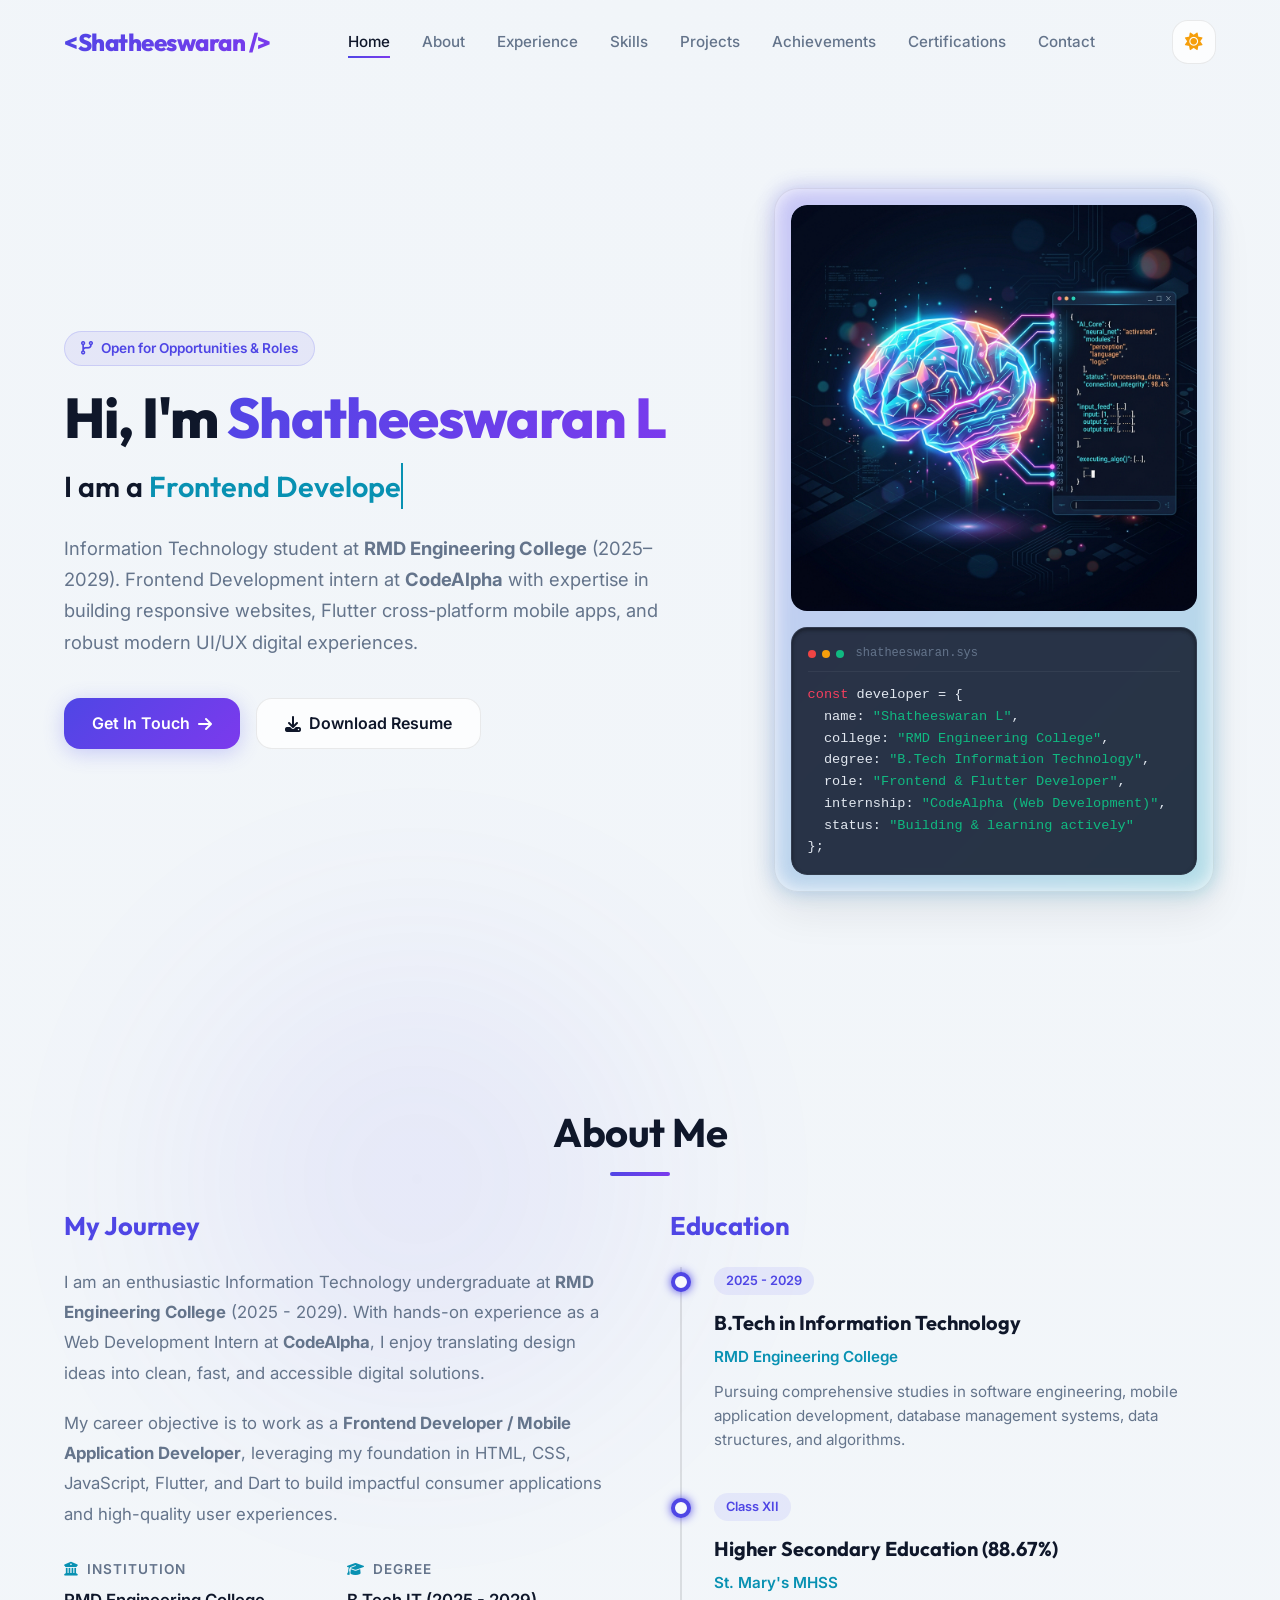
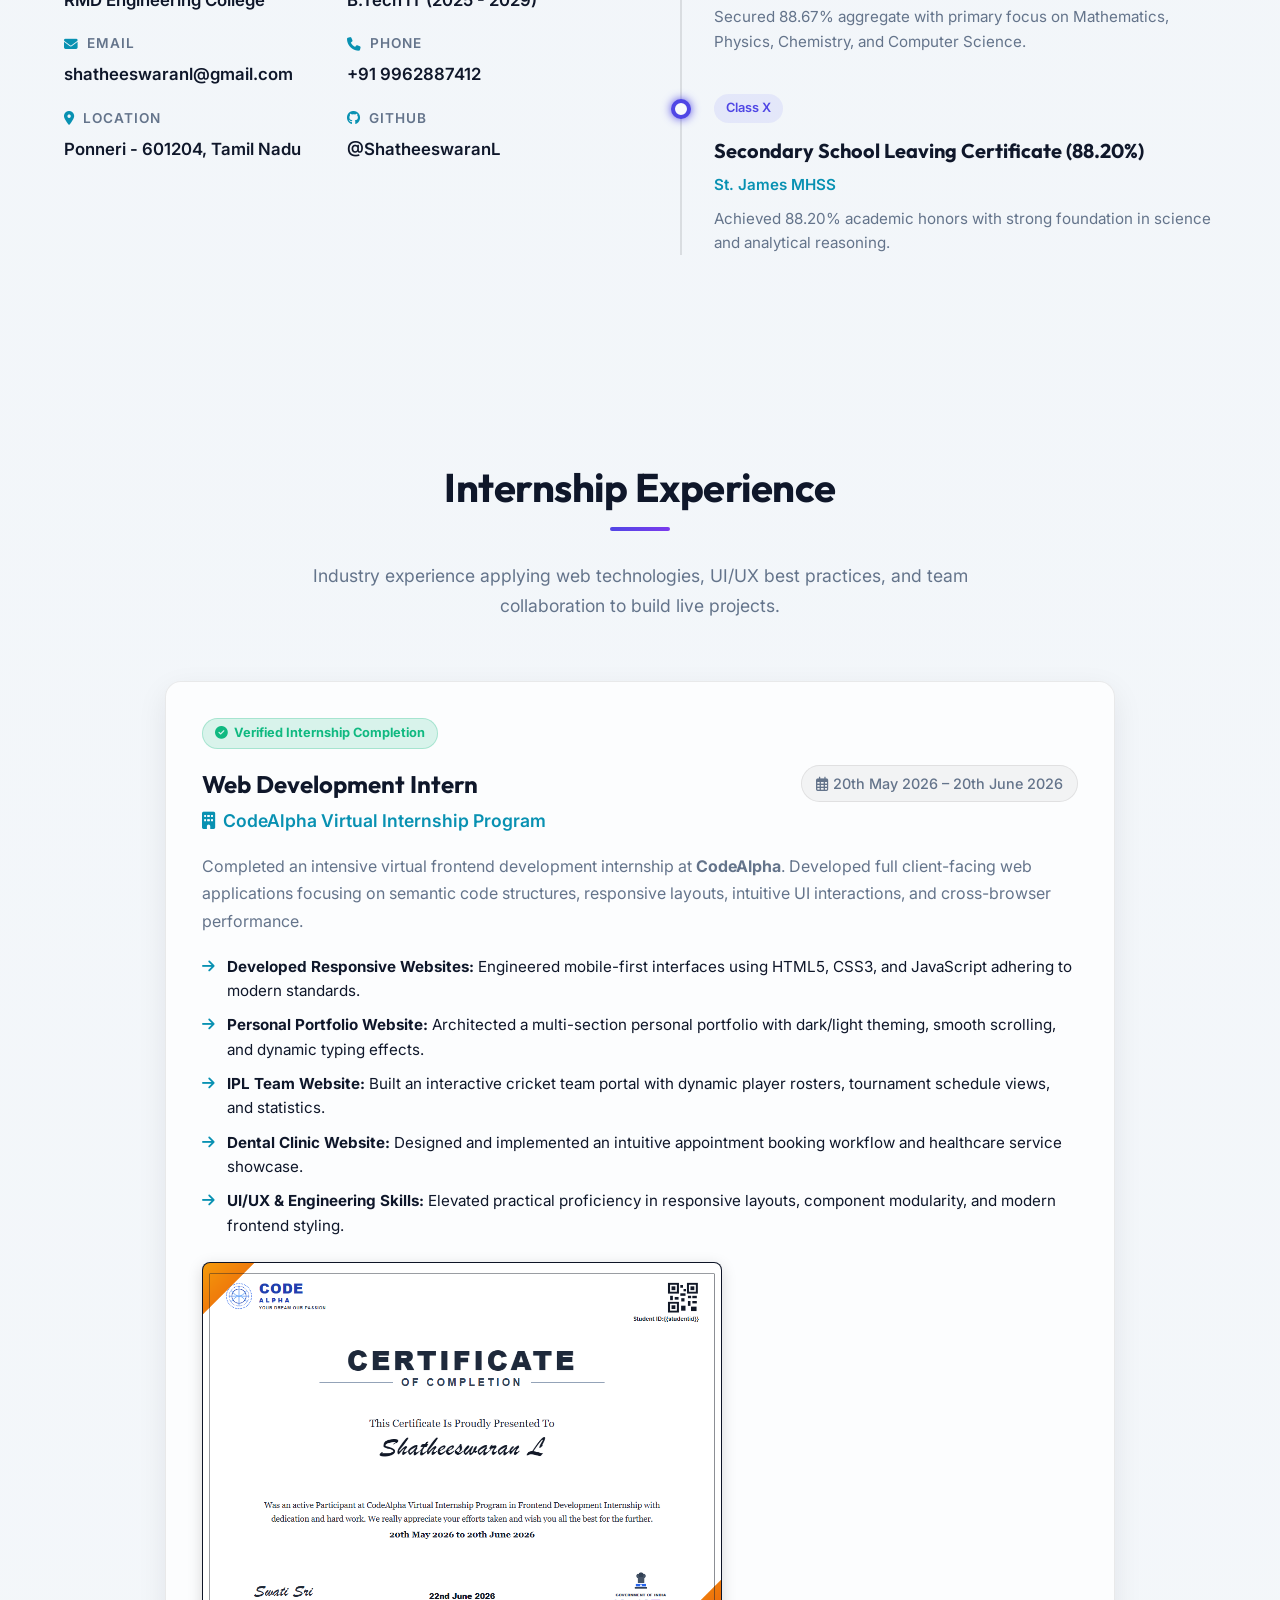
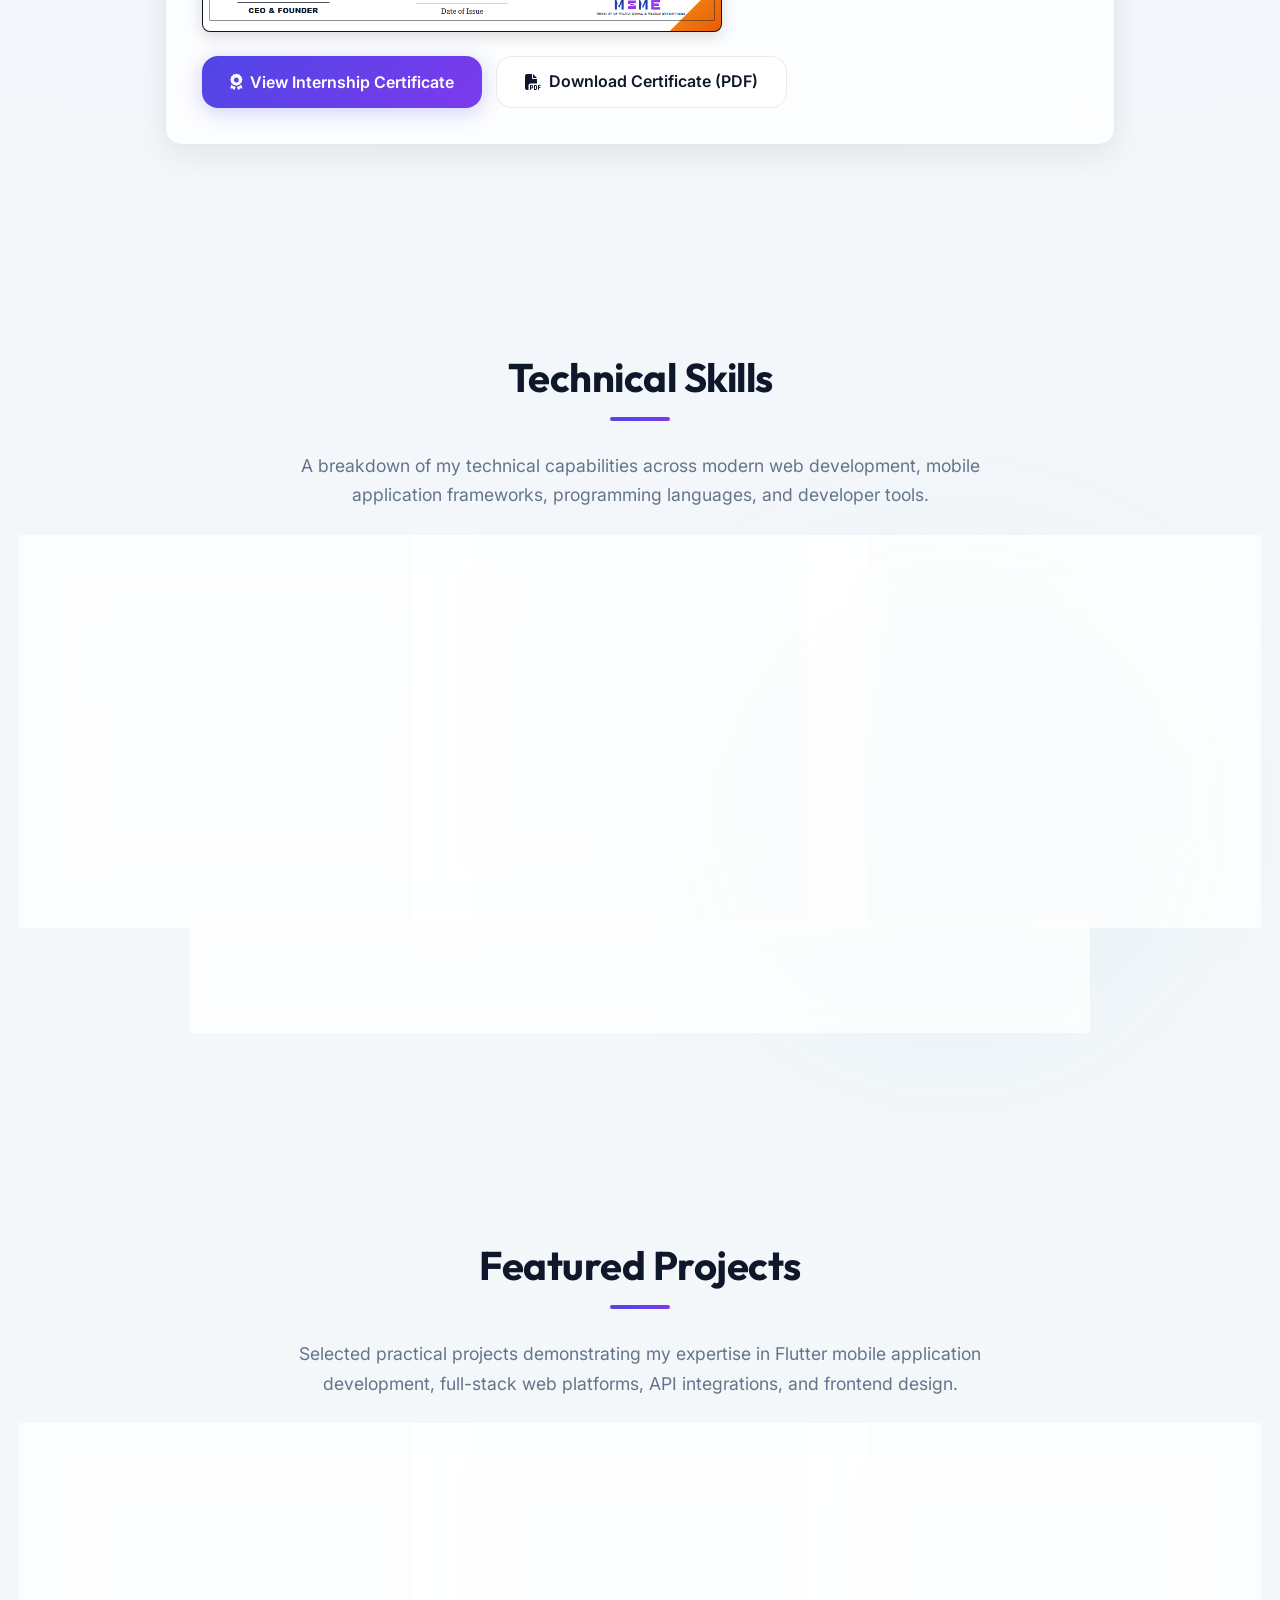
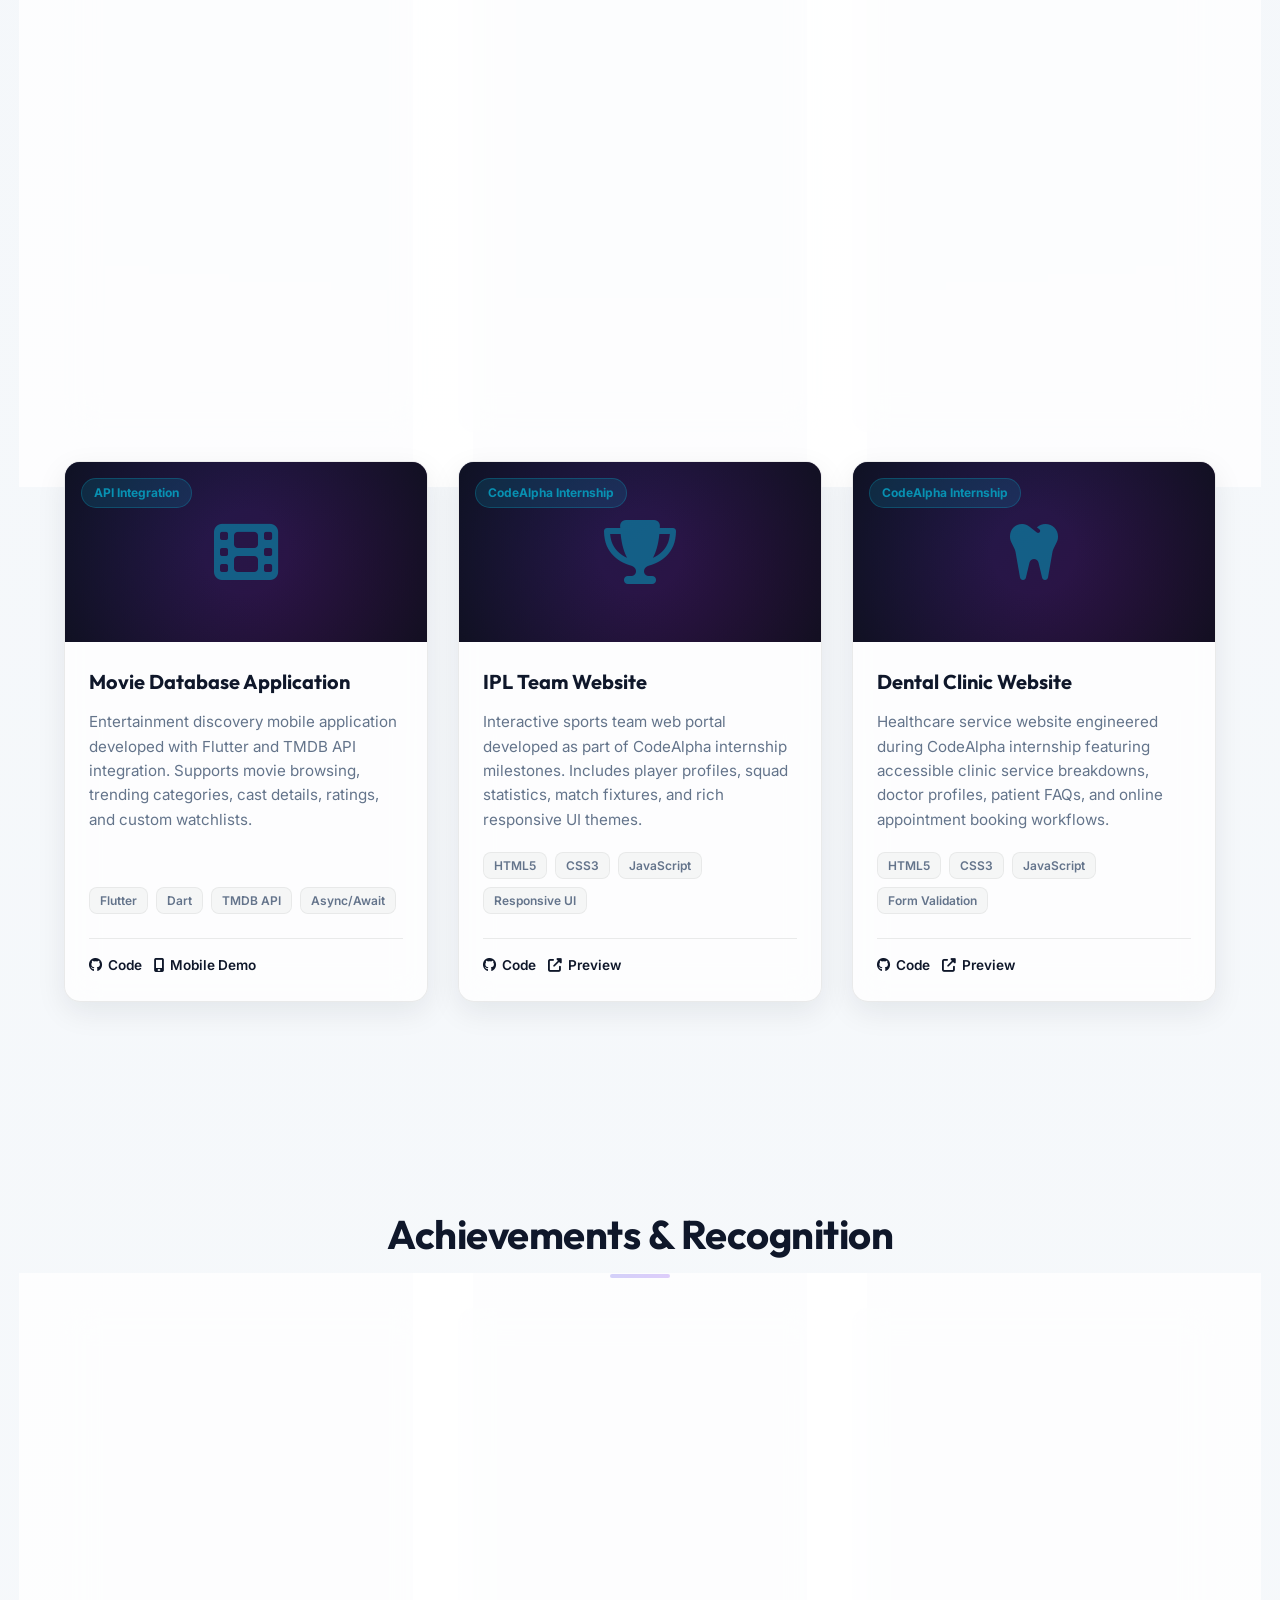
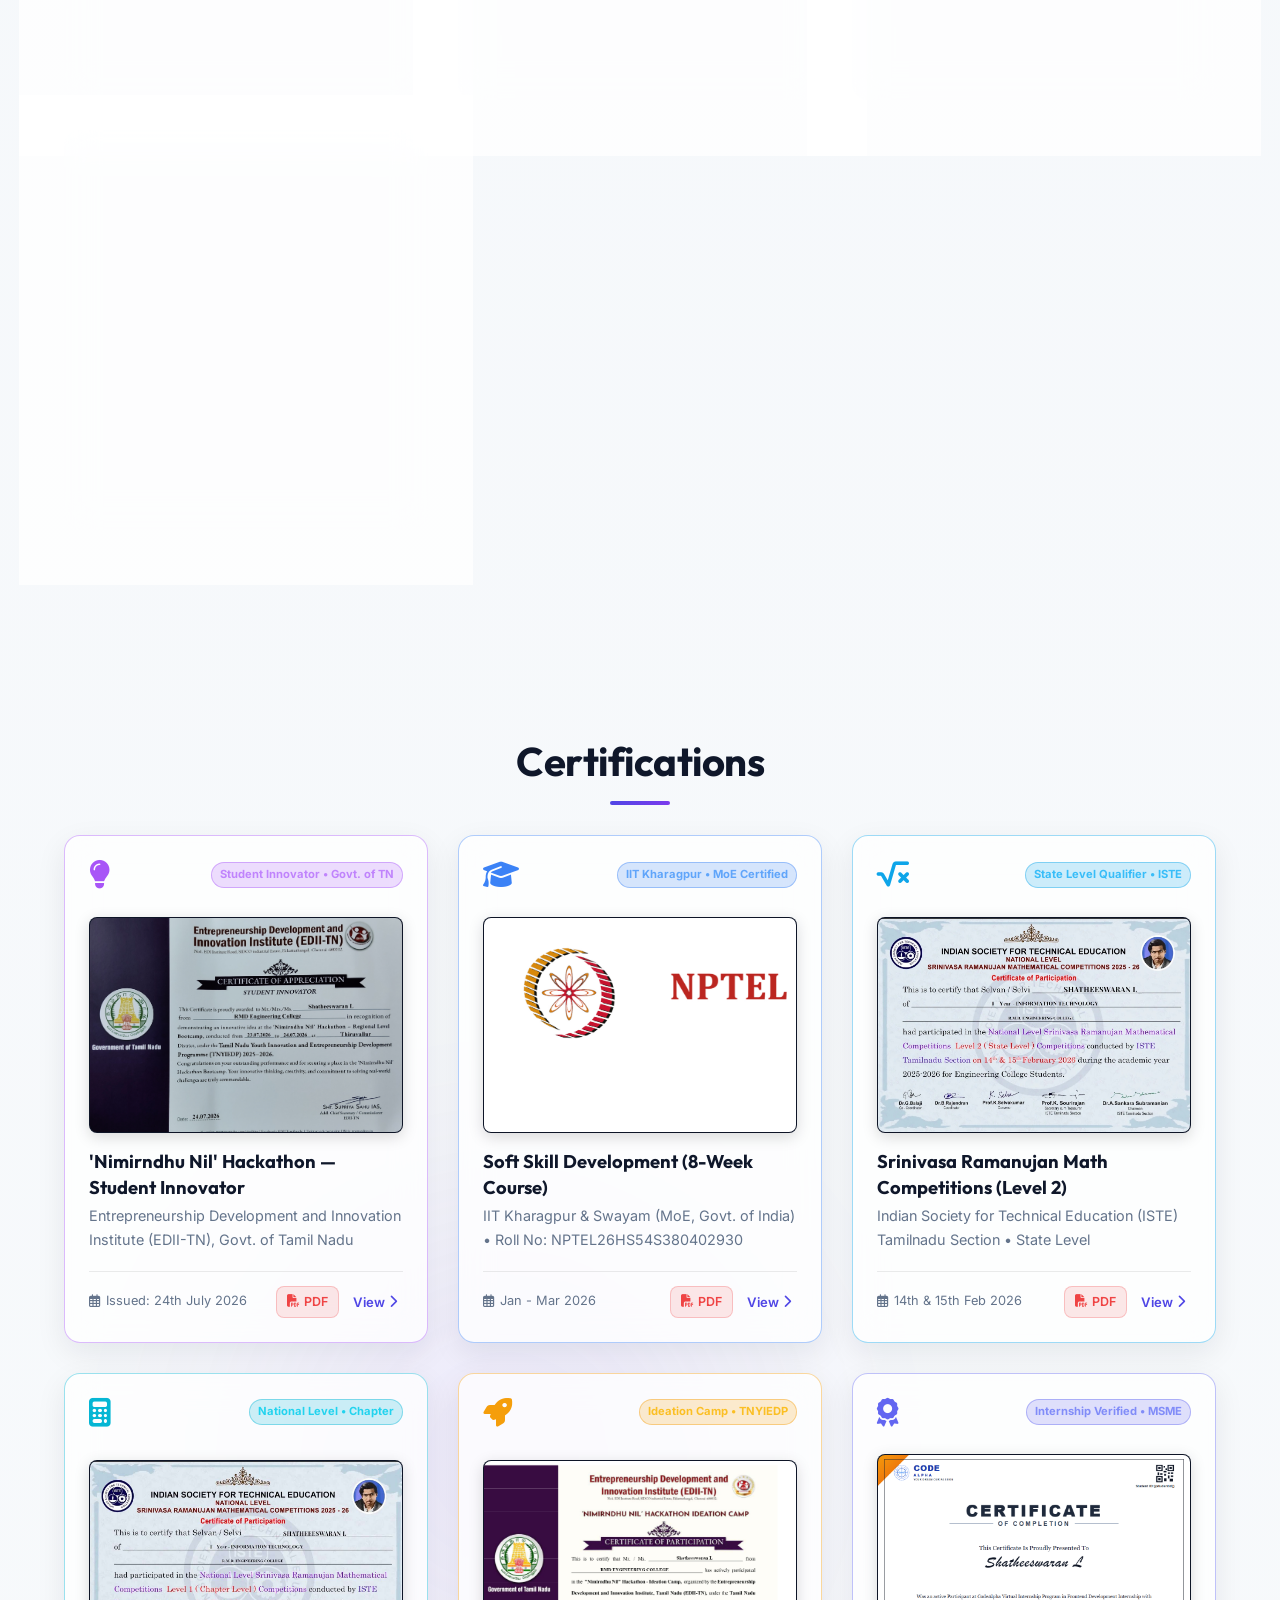
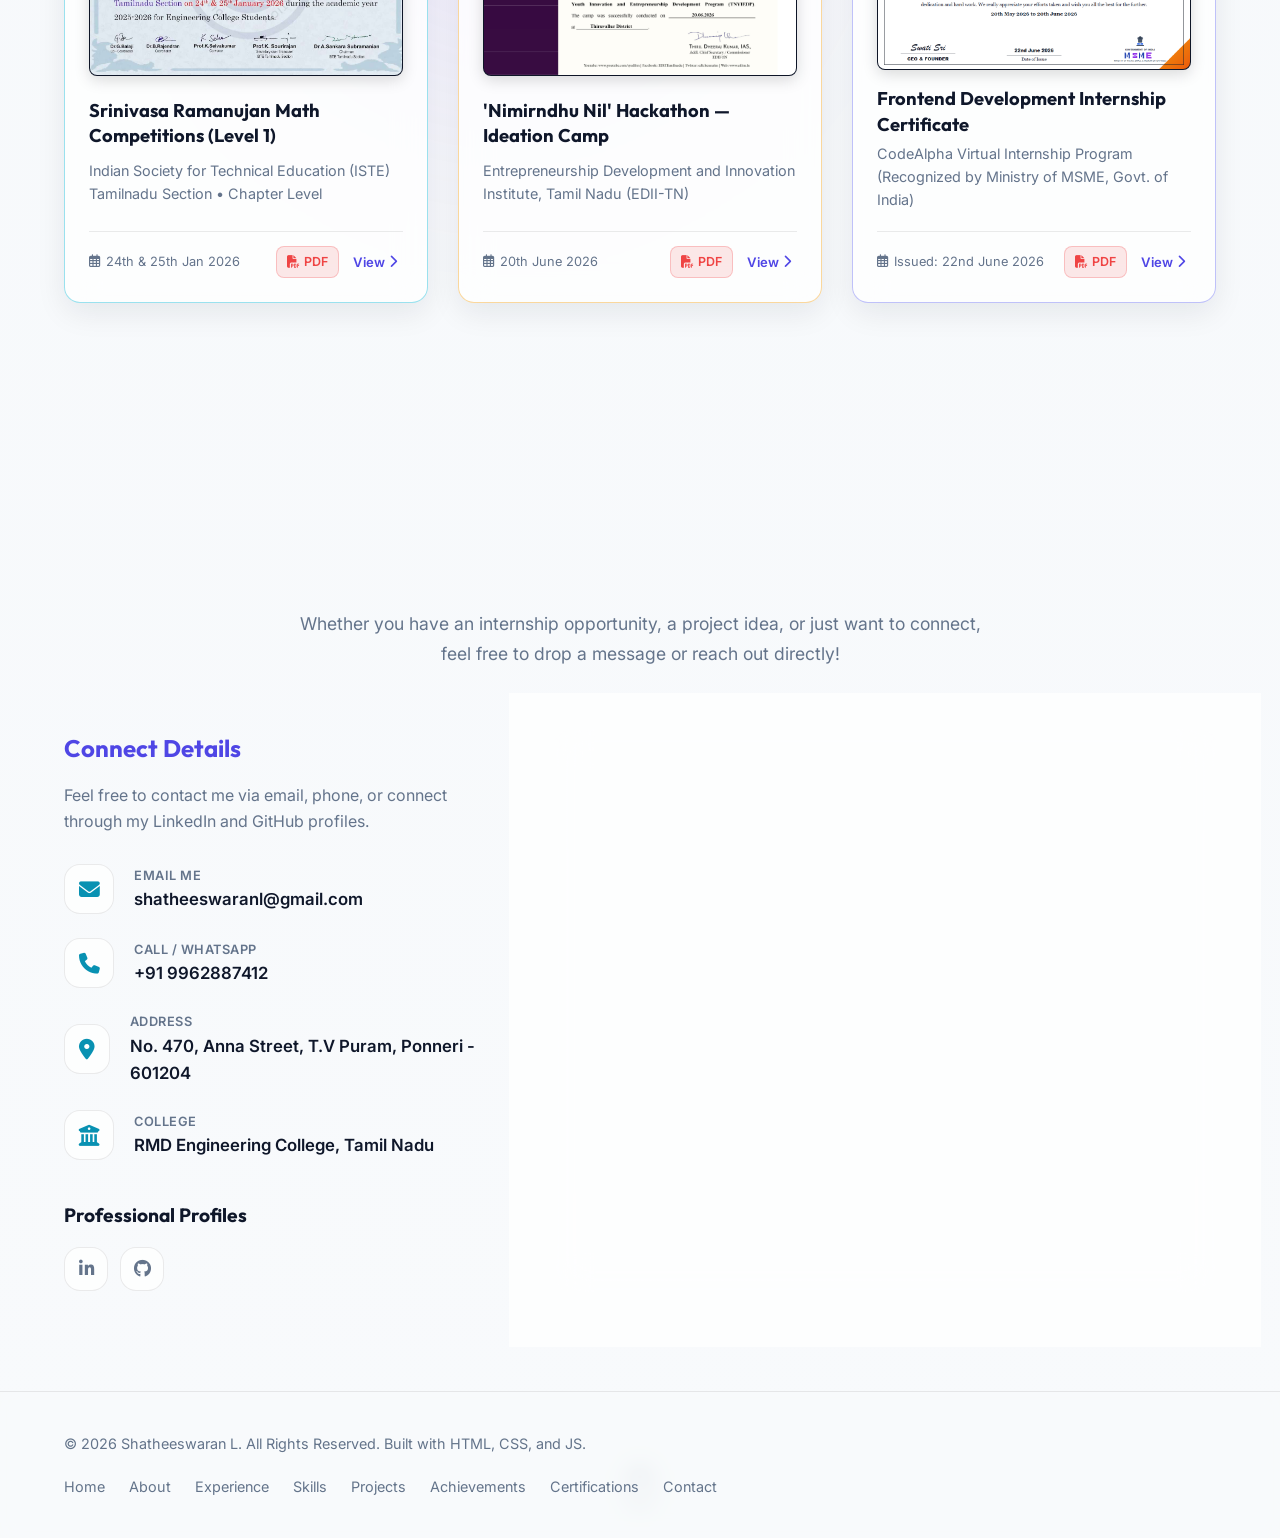
<file: index.html>
<!DOCTYPE html>
<html lang="en">
<head>
    <meta charset="UTF-8">
    <meta name="viewport" content="width=device-width, initial-scale=1.0">
    <title>Shatheeswaran L | Frontend & Flutter Developer | Information Technology Portfolio</title>
    
    <!-- SEO Meta Tags -->
    <meta name="description" content="Portfolio of Shatheeswaran L, an Information Technology student at RMD Engineering College. Specializing in Frontend Web Development, Flutter Mobile Apps, and Modern Software Engineering.">
    <meta name="keywords" content="Shatheeswaran L, RMD Engineering College, Frontend Developer, Flutter Developer, Web Development, CodeAlpha Intern, Mobile App Developer, Portfolio, IT Student">
    <meta name="author" content="Shatheeswaran L">
    
    <!-- Open Graph / Facebook -->
    <meta property="og:type" content="website">
    <meta property="og:title" content="Shatheeswaran L | Frontend & Flutter Developer Portfolio">
    <meta property="og:description" content="Explore Shatheeswaran L's projects, internship experience at CodeAlpha, technical skills, and certifications.">
    <meta property="og:image" content="hero_illustration.png">

    <!-- Twitter -->
    <meta property="twitter:card" content="summary_large_image">
    <meta property="twitter:title" content="Shatheeswaran L | Frontend & Flutter Developer Portfolio">
    <meta property="twitter:description" content="Explore Shatheeswaran L's projects, internship experience at CodeAlpha, technical skills, and certifications.">
    <meta property="twitter:image" content="hero_illustration.png">

    <!-- Google Fonts -->
    <link rel="preconnect" href="https://fonts.googleapis.com">
    <link rel="preconnect" href="https://fonts.gstatic.com" crossorigin>
    <link href="https://fonts.googleapis.com/css2?family=Inter:wght@300;400;500;600;700&family=Outfit:wght@400;500;600;700;800&display=swap" rel="stylesheet">
    
    <!-- FontAwesome Icons -->
    <link rel="stylesheet" href="https://cdnjs.cloudflare.com/ajax/libs/font-awesome/6.4.0/css/all.min.css">
    
    <!-- Stylesheet -->
    <link rel="stylesheet" href="style.css">
</head>
<body class="dark-theme">
    <!-- Background Aurora Blobs -->
    <div class="blob blob-1"></div>
    <div class="blob blob-2"></div>
    <div class="blob blob-3"></div>

    <!-- Sticky Navbar -->
    <header class="navbar" id="navbar">
        <div class="nav-container">
            <a href="#home" class="logo" id="nav-logo">
                <span class="gradient-text">&lt;Shatheeswaran /&gt;</span>
            </a>
            
            <nav class="nav-menu" id="nav-menu">
                <a href="#home" class="nav-link active" id="link-home">Home</a>
                <a href="#about" class="nav-link" id="link-about">About</a>
                <a href="#experience" class="nav-link" id="link-experience">Experience</a>
                <a href="#skills" class="nav-link" id="link-skills">Skills</a>
                <a href="#projects" class="nav-link" id="link-projects">Projects</a>
                <a href="#achievements" class="nav-link" id="link-achievements">Achievements</a>
                <a href="#certifications" class="nav-link" id="link-certifications">Certifications</a>
                <a href="#contact" class="nav-link" id="link-contact">Contact</a>
            </nav>

            <div class="nav-actions">
                <!-- Theme Toggle Button -->
                <button class="theme-toggle" id="theme-toggle" aria-label="Toggle Dark/Light Mode">
                    <i class="fas fa-moon moon-icon"></i>
                    <i class="fas fa-sun sun-icon"></i>
                </button>
                
                <!-- Mobile Nav Toggle -->
                <button class="mobile-toggle" id="mobile-toggle" aria-label="Toggle Navigation Menu">
                    <span class="bar"></span>
                    <span class="bar"></span>
                    <span class="bar"></span>
                </button>
            </div>
        </div>
    </header>

    <!-- Hero Section -->
    <section class="hero-section section-padding" id="home">
        <div class="container hero-container">
            <div class="hero-content">
                <div class="badge-container">
                    <span class="hero-badge"><i class="fas fa-code-branch"></i> Open for Opportunities &amp; Roles</span>
                </div>
                <h1 class="hero-title">
                    Hi, I'm <span class="gradient-text name-highlight">Shatheeswaran L</span>
                </h1>
                <h2 class="hero-subtitle">
                    I am a <span class="typing-text" id="typing-text"></span><span class="cursor">&nbsp;</span>
                </h2>
                <p class="hero-description">
                    Information Technology student at <strong>RMD Engineering College</strong> (2025–2029). Frontend Development intern at <strong>CodeAlpha</strong> with expertise in building responsive websites, Flutter cross-platform mobile apps, and robust modern UI/UX digital experiences.
                </p>
                <div class="hero-ctas">
                    <a href="#contact" class="btn btn-primary" id="hero-btn-contact">Get In Touch <i class="fas fa-arrow-right"></i></a>
                    <a href="Shatheeswaran_L_Resume.pdf" class="btn btn-secondary" id="hero-btn-resume" download="Shatheeswaran_L_Resume.pdf"><i class="fas fa-download"></i> Download Resume</a>
                </div>
            </div>
            
            <div class="hero-image-wrapper">
                <div class="hero-card-glowing">
                    <div class="hero-card-inner">
                        <img src="hero_illustration.png" alt="Developer Coding Interface Illustration" class="hero-image" id="hero-img">
                        <div class="terminal-stats">
                            <div class="terminal-header">
                                <span class="dot red"></span>
                                <span class="dot yellow"></span>
                                <span class="dot green"></span>
                                <span class="terminal-title">shatheeswaran.sys</span>
                            </div>
                            <div class="terminal-body">
                                <p><span class="terminal-keyword">const</span> developer = {</p>
                                <p>&nbsp;&nbsp;name: <span class="terminal-string">"Shatheeswaran L"</span>,</p>
                                <p>&nbsp;&nbsp;college: <span class="terminal-string">"RMD Engineering College"</span>,</p>
                                <p>&nbsp;&nbsp;degree: <span class="terminal-string">"B.Tech Information Technology"</span>,</p>
                                <p>&nbsp;&nbsp;role: <span class="terminal-string">"Frontend &amp; Flutter Developer"</span>,</p>
                                <p>&nbsp;&nbsp;internship: <span class="terminal-string">"CodeAlpha (Web Development)"</span>,</p>
                                <p>&nbsp;&nbsp;status: <span class="terminal-string">"Building &amp; learning actively"</span></p>
                                <p>};</p>
                            </div>
                        </div>
                    </div>
                </div>
            </div>
        </div>
        <a href="#about" class="scroll-down" aria-label="Scroll to About Section">
            <div class="mouse">
                <div class="wheel"></div>
            </div>
        </a>
    </section>

    <!-- About Me Section -->
    <section class="about-section section-padding" id="about">
        <div class="container">
            <h2 class="section-title text-center" data-reveal="fade-up">About Me</h2>
            <div class="section-underline" data-reveal="fade-up"></div>

            <div class="about-grid">
                <!-- Info Column -->
                <div class="about-info" data-reveal="fade-right">
                    <h3 class="about-subtitle">My Journey</h3>
                    <p class="about-text">
                        I am an enthusiastic Information Technology undergraduate at <strong>RMD Engineering College</strong> (2025 - 2029). With hands-on experience as a Web Development Intern at <strong>CodeAlpha</strong>, I enjoy translating design ideas into clean, fast, and accessible digital solutions.
                    </p>
                    <p class="about-text">
                        My career objective is to work as a <strong>Frontend Developer / Mobile Application Developer</strong>, leveraging my foundation in HTML, CSS, JavaScript, Flutter, and Dart to build impactful consumer applications and high-quality user experiences.
                    </p>
                    
                    <div class="about-details-grid">
                        <div class="detail-item">
                            <span class="detail-label"><i class="fas fa-university"></i> Institution</span>
                            <span class="detail-value">RMD Engineering College</span>
                        </div>
                        <div class="detail-item">
                            <span class="detail-label"><i class="fas fa-graduation-cap"></i> Degree</span>
                            <span class="detail-value">B.Tech IT (2025 - 2029)</span>
                        </div>
                        <div class="detail-item">
                            <span class="detail-label"><i class="fas fa-envelope"></i> Email</span>
                            <span class="detail-value"><a href="mailto:shatheeswaranl@gmail.com">shatheeswaranl@gmail.com</a></span>
                        </div>
                        <div class="detail-item">
                            <span class="detail-label"><i class="fas fa-phone"></i> Phone</span>
                            <span class="detail-value"><a href="tel:+919962887412">+91 9962887412</a></span>
                        </div>
                        <div class="detail-item">
                            <span class="detail-label"><i class="fas fa-map-marker-alt"></i> Location</span>
                            <span class="detail-value">Ponneri - 601204, Tamil Nadu</span>
                        </div>
                        <div class="detail-item">
                            <span class="detail-label"><i class="fab fa-github"></i> GitHub</span>
                            <span class="detail-value"><a href="https://github.com/ShatheeswaranL" target="_blank" rel="noopener noreferrer">@ShatheeswaranL</a></span>
                        </div>
                    </div>
                </div>

                <!-- Education Timeline Column -->
                <div class="about-education" data-reveal="fade-left">
                    <h3 class="about-subtitle">Education</h3>
                    <div class="timeline">
                        <div class="timeline-item">
                            <div class="timeline-dot"></div>
                            <div class="timeline-date">2025 - 2029</div>
                            <h4 class="timeline-title">B.Tech in Information Technology</h4>
                            <p class="timeline-institution">RMD Engineering College</p>
                            <p class="timeline-desc">Pursuing comprehensive studies in software engineering, mobile application development, database management systems, data structures, and algorithms.</p>
                        </div>
                        <div class="timeline-item">
                            <div class="timeline-dot"></div>
                            <div class="timeline-date">Class XII</div>
                            <h4 class="timeline-title">Higher Secondary Education (88.67%)</h4>
                            <p class="timeline-institution">St. Mary's MHSS</p>
                            <p class="timeline-desc">Secured 88.67% aggregate with primary focus on Mathematics, Physics, Chemistry, and Computer Science.</p>
                        </div>
                        <div class="timeline-item">
                            <div class="timeline-dot"></div>
                            <div class="timeline-date">Class X</div>
                            <h4 class="timeline-title">Secondary School Leaving Certificate (88.20%)</h4>
                            <p class="timeline-institution">St. James MHSS</p>
                            <p class="timeline-desc">Achieved 88.20% academic honors with strong foundation in science and analytical reasoning.</p>
                        </div>
                    </div>
                </div>
            </div>
        </div>
    </section>

    <!-- Experience / Internship Section -->
    <section class="experience-section section-padding" id="experience">
        <div class="container">
            <h2 class="section-title text-center" data-reveal="fade-up">Internship Experience</h2>
            <div class="section-underline" data-reveal="fade-up"></div>

            <p class="section-description text-center" data-reveal="fade-up">
                Industry experience applying web technologies, UI/UX best practices, and team collaboration to build live projects.
            </p>

            <div class="experience-container" data-reveal="fade-up">
                <div class="experience-card">
                    <div class="exp-badge-verified">
                        <i class="fas fa-circle-check"></i> Verified Internship Completion
                    </div>
                    <div class="exp-header">
                        <div>
                            <h3 class="exp-role-title">Web Development Intern</h3>
                            <div class="exp-company">
                                <i class="fas fa-building"></i> CodeAlpha Virtual Internship Program
                            </div>
                        </div>
                        <div class="exp-period">
                            <i class="far fa-calendar-alt"></i> 20th May 2026 – 20th June 2026
                        </div>
                    </div>

                    <p class="exp-description">
                        Completed an intensive virtual frontend development internship at <strong>CodeAlpha</strong>. Developed full client-facing web applications focusing on semantic code structures, responsive layouts, intuitive UI interactions, and cross-browser performance.
                    </p>

                    <ul class="exp-points-list">
                        <li>
                            <i class="fas fa-arrow-right"></i>
                            <span><strong>Developed Responsive Websites:</strong> Engineered mobile-first interfaces using HTML5, CSS3, and JavaScript adhering to modern standards.</span>
                        </li>
                        <li>
                            <i class="fas fa-arrow-right"></i>
                            <span><strong>Personal Portfolio Website:</strong> Architected a multi-section personal portfolio with dark/light theming, smooth scrolling, and dynamic typing effects.</span>
                        </li>
                        <li>
                            <i class="fas fa-arrow-right"></i>
                            <span><strong>IPL Team Website:</strong> Built an interactive cricket team portal with dynamic player rosters, tournament schedule views, and statistics.</span>
                        </li>
                        <li>
                            <i class="fas fa-arrow-right"></i>
                            <span><strong>Dental Clinic Website:</strong> Designed and implemented an intuitive appointment booking workflow and healthcare service showcase.</span>
                        </li>
                        <li>
                            <i class="fas fa-arrow-right"></i>
                            <span><strong>UI/UX &amp; Engineering Skills:</strong> Elevated practical proficiency in responsive layouts, component modularity, and modern frontend styling.</span>
                        </li>
                    </ul>

                    <!-- Certificate Image Preview -->
                    <div class="exp-cert-preview" style="margin: 22px 0 24px 0;">
                        <div class="cert-thumbnail-wrapper" style="max-width: 520px; aspect-ratio: 1040 / 740;"
                             data-title="CodeAlpha Internship Certificate of Completion"
                             data-sub="Frontend Development Virtual Internship • Verified by CodeAlpha &amp; Ministry of MSME, Govt. of India"
                             data-img="codealpha_certificate.png"
                             data-pdf="CodeAlpha_Frontend_Internship_Certificate.pdf"
                             data-pdf-name="CodeAlpha_Frontend_Internship_Certificate.pdf"
                             data-img-name="CodeAlpha_Certificate_Shatheeswaran_L.png"
                             title="Click to view full certificate">
                            <img src="codealpha_certificate.png" alt="CodeAlpha Frontend Internship Certificate - Shatheeswaran L" class="cert-thumbnail-img">
                            <div class="cert-thumbnail-overlay">
                                <i class="fas fa-expand"></i> <span>Enlarge Official Certificate</span>
                            </div>
                        </div>
                    </div>

                    <div class="exp-actions">
                        <button class="btn btn-primary btn-view-cert" id="btn-open-cert-modal"
                                data-title="CodeAlpha Internship Certificate of Completion"
                                data-sub="Frontend Development Virtual Internship • Verified by CodeAlpha &amp; Ministry of MSME, Govt. of India"
                                data-img="codealpha_certificate.png"
                                data-pdf="CodeAlpha_Frontend_Internship_Certificate.pdf"
                                data-pdf-name="CodeAlpha_Frontend_Internship_Certificate.pdf"
                                data-img-name="CodeAlpha_Certificate_Shatheeswaran_L.png">
                            <i class="fas fa-award"></i> View Internship Certificate
                        </button>
                        <a href="CodeAlpha_Frontend_Internship_Certificate.pdf" class="btn btn-secondary" download="CodeAlpha_Frontend_Internship_Certificate.pdf">
                            <i class="fas fa-file-pdf"></i> Download Certificate (PDF)
                        </a>
                    </div>
                </div>
            </div>
        </div>
    </section>

    <!-- Skills Section -->
    <section class="skills-section section-padding" id="skills">
        <div class="container">
            <h2 class="section-title text-center" data-reveal="fade-up">Technical Skills</h2>
            <div class="section-underline" data-reveal="fade-up"></div>
            
            <p class="section-description text-center" data-reveal="fade-up">
                A breakdown of my technical capabilities across modern web development, mobile application frameworks, programming languages, and developer tools.
            </p>

            <div class="skills-grid">
                <!-- Front-End Web Development Card -->
                <div class="skills-category-card" data-reveal="fade-up">
                    <div class="category-header">
                        <i class="fas fa-laptop-code category-icon"></i>
                        <h3>Web Development</h3>
                    </div>
                    <div class="skills-list">
                        <div class="skill-item">
                            <div class="skill-info">
                                <span class="skill-name">HTML5 &amp; CSS3</span>
                                <span class="skill-percentage">95%</span>
                            </div>
                            <div class="skill-bar-wrapper">
                                <div class="skill-bar-progress" data-width="95%"></div>
                            </div>
                        </div>
                        <div class="skill-item">
                            <div class="skill-info">
                                <span class="skill-name">JavaScript (ES6+)</span>
                                <span class="skill-percentage">88%</span>
                            </div>
                            <div class="skill-bar-wrapper">
                                <div class="skill-bar-progress" data-width="88%"></div>
                            </div>
                        </div>
                        <div class="skill-item">
                            <div class="skill-info">
                                <span class="skill-name">Responsive Web Design &amp; UI/UX</span>
                                <span class="skill-percentage">92%</span>
                            </div>
                            <div class="skill-bar-wrapper">
                                <div class="skill-bar-progress" data-width="92%"></div>
                            </div>
                        </div>
                    </div>
                </div>

                <!-- Mobile App Development (Flutter) Card -->
                <div class="skills-category-card" data-reveal="fade-up" data-delay="100">
                    <div class="category-header">
                        <i class="fas fa-mobile-screen category-icon"></i>
                        <h3>Mobile Development</h3>
                    </div>
                    <div class="skills-list">
                        <div class="skill-item">
                            <div class="skill-info">
                                <span class="skill-name">Flutter Framework</span>
                                <span class="skill-percentage">88%</span>
                            </div>
                            <div class="skill-bar-wrapper">
                                <div class="skill-bar-progress" data-width="88%"></div>
                            </div>
                        </div>
                        <div class="skill-item">
                            <div class="skill-info">
                                <span class="skill-name">Dart Language</span>
                                <span class="skill-percentage">85%</span>
                            </div>
                            <div class="skill-bar-wrapper">
                                <div class="skill-bar-progress" data-width="85%"></div>
                            </div>
                        </div>
                        <div class="skill-item">
                            <div class="skill-info">
                                <span class="skill-name">Riverpod &amp; GoRouter Navigation</span>
                                <span class="skill-percentage">82%</span>
                            </div>
                            <div class="skill-bar-wrapper">
                                <div class="skill-bar-progress" data-width="82%"></div>
                            </div>
                        </div>
                    </div>
                </div>

                <!-- Languages & Software Engineering Card -->
                <div class="skills-category-card" data-reveal="fade-up" data-delay="200">
                    <div class="category-header">
                        <i class="fas fa-database category-icon"></i>
                        <h3>Programming &amp; DB</h3>
                    </div>
                    <div class="skills-list">
                        <div class="skill-item">
                            <div class="skill-info">
                                <span class="skill-name">Python, C &amp; C++</span>
                                <span class="skill-percentage">84%</span>
                            </div>
                            <div class="skill-bar-wrapper">
                                <div class="skill-bar-progress" data-width="84%"></div>
                            </div>
                        </div>
                        <div class="skill-item">
                            <div class="skill-info">
                                <span class="skill-name">PostgreSQL</span>
                                <span class="skill-percentage">80%</span>
                            </div>
                            <div class="skill-bar-wrapper">
                                <div class="skill-bar-progress" data-width="80%"></div>
                            </div>
                        </div>
                        <div class="skill-item">
                            <div class="skill-info">
                                <span class="skill-name">Git &amp; GitHub Version Control</span>
                                <span class="skill-percentage">90%</span>
                            </div>
                            <div class="skill-bar-wrapper">
                                <div class="skill-bar-progress" data-width="90%"></div>
                            </div>
                        </div>
                    </div>
                </div>
            </div>

            <!-- Icons Ticker / Skills Badge Bar -->
            <div class="skills-badges-bar" data-reveal="fade-up">
                <div class="badge-icon" title="HTML5"><i class="fab fa-html5"></i></div>
                <div class="badge-icon" title="CSS3"><i class="fab fa-css3-alt"></i></div>
                <div class="badge-icon" title="JavaScript"><i class="fab fa-js-square"></i></div>
                <div class="badge-icon" title="Flutter"><i class="fas fa-feather-pointed"></i></div>
                <div class="badge-icon" title="Dart" style="font-weight: 700; font-size: 1.1rem; display: flex; align-items: center; justify-content: center;">Dart</div>
                <div class="badge-icon" title="Python"><i class="fab fa-python"></i></div>
                <div class="badge-icon" title="C++" style="font-weight: 700; font-size: 1.3rem; display: flex; align-items: center; justify-content: center;">C++</div>
                <div class="badge-icon" title="PostgreSQL"><i class="fas fa-database"></i></div>
                <div class="badge-icon" title="Git/GitHub"><i class="fab fa-github"></i></div>
            </div>
        </div>
    </section>

    <!-- Projects Section -->
    <section class="projects-section section-padding" id="projects">
        <div class="container">
            <h2 class="section-title text-center" data-reveal="fade-up">Featured Projects</h2>
            <div class="section-underline" data-reveal="fade-up"></div>
            
            <p class="section-description text-center" data-reveal="fade-up">
                Selected practical projects demonstrating my expertise in Flutter mobile application development, full-stack web platforms, API integrations, and frontend design.
            </p>

            <div class="projects-grid">
                <!-- Project 1 -->
                <div class="project-card" data-reveal="fade-up">
                    <div class="project-img-container">
                        <div class="project-gradient-overlay"></div>
                        <div class="project-tag">Web Platform</div>
                        <i class="fas fa-comments project-placeholder-icon"></i>
                    </div>
                    <div class="project-info">
                        <h3 class="project-card-title">Student Feedback Management System</h3>
                        <p class="project-card-desc">
                            Designed and developed a responsive, intuitive web platform for collecting, managing, and categorizing student feedback across university courses with PostgreSQL backend integration.
                        </p>
                        <div class="project-tech-tags">
                            <span>HTML5</span>
                            <span>CSS3</span>
                            <span>JavaScript</span>
                            <span>PostgreSQL</span>
                        </div>
                        <div class="project-links">
                            <a href="https://github.com/ShatheeswaranL" target="_blank" class="project-link-btn" rel="noopener noreferrer"><i class="fab fa-github"></i> Code</a>
                            <a href="#contact" class="project-link-btn"><i class="fas fa-external-link-alt"></i> Inquire</a>
                        </div>
                    </div>
                </div>

                <!-- Project 2 -->
                <div class="project-card" data-reveal="fade-up" data-delay="100">
                    <div class="project-img-container">
                        <div class="project-gradient-overlay"></div>
                        <div class="project-tag">Flutter Mobile App</div>
                        <i class="fas fa-cloud-sun-rain project-placeholder-icon"></i>
                    </div>
                    <div class="project-info">
                        <h3 class="project-card-title">Weather Application</h3>
                        <p class="project-card-desc">
                            Real-time weather forecast mobile application engineered using Flutter and Dart. Features dynamic weather animations, location search, hourly forecasts, and seamless REST API integration.
                        </p>
                        <div class="project-tech-tags">
                            <span>Flutter</span>
                            <span>Dart</span>
                            <span>REST API</span>
                            <span>Geolocation</span>
                        </div>
                        <div class="project-links">
                            <a href="https://github.com/ShatheeswaranL" target="_blank" class="project-link-btn" rel="noopener noreferrer"><i class="fab fa-github"></i> Code</a>
                            <a href="#contact" class="project-link-btn"><i class="fas fa-mobile-screen"></i> Mobile Demo</a>
                        </div>
                    </div>
                </div>

                <!-- Project 3 -->
                <div class="project-card" data-reveal="fade-up" data-delay="200">
                    <div class="project-img-container">
                        <div class="project-gradient-overlay"></div>
                        <div class="project-tag">Flutter &amp; State Management</div>
                        <i class="fas fa-newspaper project-placeholder-icon"></i>
                    </div>
                    <div class="project-info">
                        <h3 class="project-card-title">News Application</h3>
                        <p class="project-card-desc">
                            Modern mobile news reader built with Flutter, implementing robust reactive state management with Riverpod and declarative deep routing with GoRouter for fast, fluid browsing.
                        </p>
                        <div class="project-tech-tags">
                            <span>Flutter</span>
                            <span>Dart</span>
                            <span>Riverpod</span>
                            <span>GoRouter</span>
                        </div>
                        <div class="project-links">
                            <a href="https://github.com/ShatheeswaranL" target="_blank" class="project-link-btn" rel="noopener noreferrer"><i class="fab fa-github"></i> Code</a>
                            <a href="#contact" class="project-link-btn"><i class="fas fa-mobile-screen"></i> Mobile Demo</a>
                        </div>
                    </div>
                </div>

                <!-- Project 4 -->
                <div class="project-card" data-reveal="fade-up">
                    <div class="project-img-container">
                        <div class="project-gradient-overlay"></div>
                        <div class="project-tag">API Integration</div>
                        <i class="fas fa-film project-placeholder-icon"></i>
                    </div>
                    <div class="project-info">
                        <h3 class="project-card-title">Movie Database Application</h3>
                        <p class="project-card-desc">
                            Entertainment discovery mobile application developed with Flutter and TMDB API integration. Supports movie browsing, trending categories, cast details, ratings, and custom watchlists.
                        </p>
                        <div class="project-tech-tags">
                            <span>Flutter</span>
                            <span>Dart</span>
                            <span>TMDB API</span>
                            <span>Async/Await</span>
                        </div>
                        <div class="project-links">
                            <a href="https://github.com/ShatheeswaranL" target="_blank" class="project-link-btn" rel="noopener noreferrer"><i class="fab fa-github"></i> Code</a>
                            <a href="#contact" class="project-link-btn"><i class="fas fa-mobile-screen"></i> Mobile Demo</a>
                        </div>
                    </div>
                </div>

                <!-- Project 5 -->
                <div class="project-card" data-reveal="fade-up" data-delay="100">
                    <div class="project-img-container">
                        <div class="project-gradient-overlay"></div>
                        <div class="project-tag">CodeAlpha Internship</div>
                        <i class="fas fa-trophy project-placeholder-icon"></i>
                    </div>
                    <div class="project-info">
                        <h3 class="project-card-title">IPL Team Website</h3>
                        <p class="project-card-desc">
                            Interactive sports team web portal developed as part of CodeAlpha internship milestones. Includes player profiles, squad statistics, match fixtures, and rich responsive UI themes.
                        </p>
                        <div class="project-tech-tags">
                            <span>HTML5</span>
                            <span>CSS3</span>
                            <span>JavaScript</span>
                            <span>Responsive UI</span>
                        </div>
                        <div class="project-links">
                            <a href="https://github.com/ShatheeswaranL" target="_blank" class="project-link-btn" rel="noopener noreferrer"><i class="fab fa-github"></i> Code</a>
                            <a href="#contact" class="project-link-btn"><i class="fas fa-external-link-alt"></i> Preview</a>
                        </div>
                    </div>
                </div>

                <!-- Project 6 -->
                <div class="project-card" data-reveal="fade-up" data-delay="200">
                    <div class="project-img-container">
                        <div class="project-gradient-overlay"></div>
                        <div class="project-tag">CodeAlpha Internship</div>
                        <i class="fas fa-tooth project-placeholder-icon"></i>
                    </div>
                    <div class="project-info">
                        <h3 class="project-card-title">Dental Clinic Website</h3>
                        <p class="project-card-desc">
                            Healthcare service website engineered during CodeAlpha internship featuring accessible clinic service breakdowns, doctor profiles, patient FAQs, and online appointment booking workflows.
                        </p>
                        <div class="project-tech-tags">
                            <span>HTML5</span>
                            <span>CSS3</span>
                            <span>JavaScript</span>
                            <span>Form Validation</span>
                        </div>
                        <div class="project-links">
                            <a href="https://github.com/ShatheeswaranL" target="_blank" class="project-link-btn" rel="noopener noreferrer"><i class="fab fa-github"></i> Code</a>
                            <a href="#contact" class="project-link-btn"><i class="fas fa-external-link-alt"></i> Preview</a>
                        </div>
                    </div>
                </div>
            </div>
        </div>
    </section>

    <!-- Achievements Section -->
    <section class="achievements-section section-padding" id="achievements">
        <div class="container">
            <h2 class="section-title text-center" data-reveal="fade-up">Achievements &amp; Recognition</h2>
            <div class="section-underline" data-reveal="fade-up"></div>

            <div class="achievements-grid">
                <!-- Achievement 1: Student Innovator -->
                <div class="achievement-card" data-reveal="fade-up">
                    <div class="achievement-icon-box">
                        <i class="fas fa-lightbulb"></i>
                    </div>
                    <div class="achievement-text">
                        <h4>Student Innovator Recognition</h4>
                        <p class="achievement-sub">EDII-TN Hackathon Regional Bootcamp • Govt. of Tamil Nadu</p>
                        <p class="achievement-detail">Proudly awarded Certificate of Appreciation as Student Innovator by Smt. Supriya Sahu IAS (Addl. Chief Secretary / Commissioner) for demonstrating an innovative idea and securing a place in the 'Nimirndhu Nil' Regional Bootcamp (July 2026).</p>
                    </div>
                </div>

                <!-- Achievement 2: Consolation Prize Winner -->
                <div class="achievement-card" data-reveal="fade-up" data-delay="100">
                    <div class="achievement-icon-box">
                        <i class="fas fa-trophy"></i>
                    </div>
                    <div class="achievement-text">
                        <h4>Consolation Prize Winner</h4>
                        <p class="achievement-sub">Technical Competition Award &amp; ₹2,000 Cash Prize</p>
                        <p class="achievement-detail">Won Consolation Prize and received a cash award of ₹2,000 in a competitive inter-collegiate technical competition for outstanding engineering execution and project delivery.</p>
                    </div>
                </div>

                <!-- Achievement 3: Srinivasa Ramanujan Math State Qualifier -->
                <div class="achievement-card" data-reveal="fade-up" data-delay="200">
                    <div class="achievement-icon-box">
                        <i class="fas fa-square-root-variable"></i>
                    </div>
                    <div class="achievement-text">
                        <h4>Srinivasa Ramanujan Math Competitions — State Level</h4>
                        <p class="achievement-sub">National Level Competitions • ISTE Tamilnadu Section</p>
                        <p class="achievement-detail">Participated and qualified from Chapter Level (Level 1) to State Level (Level 2) in the prestigious National Level Srinivasa Ramanujan Mathematical Competitions representing R.M.D. Engineering College.</p>
                    </div>
                </div>

                <!-- Achievement 4: CodeAlpha Internship Graduate -->
                <div class="achievement-card" data-reveal="fade-up" data-delay="300">
                    <div class="achievement-icon-box">
                        <i class="fas fa-award"></i>
                    </div>
                    <div class="achievement-text">
                        <h4>CodeAlpha Frontend Internship Graduate</h4>
                        <p class="achievement-sub">Frontend Development Honors • MSME Verified</p>
                        <p class="achievement-detail">Completed all curriculum milestones, delivering multiple production-ready frontend projects (Portfolio, IPL Website, Dental Clinic) and securing official Certificate of Completion issued June 2026.</p>
                    </div>
                </div>
            </div>
        </div>
    </section>

    <!-- Certifications Section -->
    <section class="certifications-section section-padding" id="certifications">
        <div class="container">
            <h2 class="section-title text-center" data-reveal="fade-up">Certifications</h2>
            <div class="section-underline" data-reveal="fade-up"></div>

            <div class="certifications-grid">
                <!-- Cert 1: EDII-TN Regional Bootcamp (Student Innovator) -->
                <div class="cert-card" data-reveal="fade-up" style="border-color: rgba(168, 85, 247, 0.4);">
                    <div class="cert-header">
                        <i class="fas fa-lightbulb cert-icon-brand" style="color: #a855f7;"></i>
                        <span class="cert-badge" style="background: rgba(168, 85, 247, 0.2); color: #c084fc; border-color: rgba(168, 85, 247, 0.4);">Student Innovator • Govt. of TN</span>
                    </div>
                    <div class="cert-thumbnail-wrapper"
                         data-title="Certificate of Appreciation - Student Innovator"
                         data-sub="'Nimirndhu Nil' Hackathon Regional Bootcamp • EDII-TN &amp; Govt. of Tamil Nadu (TNYIEDP)"
                         data-img="ediitn_bootcamp_innovator_certificate.jpg"
                         data-pdf="EDII_TN_Hackathon_Bootcamp_Student_Innovator_Certificate.pdf"
                         data-pdf-name="EDII_TN_Hackathon_Bootcamp_Student_Innovator_Certificate.pdf"
                         data-img-name="EDII_TN_Student_Innovator_Certificate.jpg"
                         title="Click to enlarge certificate">
                        <img src="ediitn_bootcamp_innovator_certificate.jpg" alt="EDII-TN Student Innovator Certificate - Shatheeswaran L" class="cert-thumbnail-img" loading="lazy">
                        <div class="cert-thumbnail-overlay">
                            <i class="fas fa-expand"></i> <span>View Official Certificate</span>
                        </div>
                    </div>
                    <h4 class="cert-name">'Nimirndhu Nil' Hackathon — Student Innovator</h4>
                    <p class="cert-issuer">Entrepreneurship Development and Innovation Institute (EDII-TN), Govt. of Tamil Nadu</p>
                    <div class="cert-footer">
                        <span class="cert-date"><i class="far fa-calendar-alt"></i> Issued: 24th July 2026</span>
                        <div class="cert-action-btns">
                            <a href="EDII_TN_Hackathon_Bootcamp_Student_Innovator_Certificate.pdf" class="cert-pdf-btn" download="EDII_TN_Hackathon_Bootcamp_Student_Innovator_Certificate.pdf" title="Download Official PDF"><i class="fas fa-file-pdf"></i> PDF</a>
                            <button type="button" class="cert-verify-btn btn-view-cert"
                                    data-title="Certificate of Appreciation - Student Innovator"
                                    data-sub="'Nimirndhu Nil' Hackathon Regional Bootcamp • EDII-TN &amp; Govt. of Tamil Nadu (TNYIEDP)"
                                    data-img="ediitn_bootcamp_innovator_certificate.jpg"
                                    data-pdf="EDII_TN_Hackathon_Bootcamp_Student_Innovator_Certificate.pdf"
                                    data-pdf-name="EDII_TN_Hackathon_Bootcamp_Student_Innovator_Certificate.pdf"
                                    data-img-name="EDII_TN_Student_Innovator_Certificate.jpg">
                                View <i class="fas fa-chevron-right"></i>
                            </button>
                        </div>
                    </div>
                </div>

                <!-- Cert 2: NPTEL Online Certification (Soft Skill Development) -->
                <div class="cert-card" data-reveal="fade-up" data-delay="100" style="border-color: rgba(59, 130, 246, 0.4);">
                    <div class="cert-header">
                        <i class="fas fa-graduation-cap cert-icon-brand" style="color: #3b82f6;"></i>
                        <span class="cert-badge" style="background: rgba(59, 130, 246, 0.2); color: #60a5fa; border-color: rgba(59, 130, 246, 0.4);">IIT Kharagpur • MoE Certified</span>
                    </div>
                    <div class="cert-thumbnail-wrapper"
                         data-title="NPTEL Online Certification - Soft Skill Development"
                         data-sub="Indian Institute of Technology Kharagpur &amp; Swayam • Funded by MoE, Govt. of India (Score: 53%)"
                         data-img="nptel_soft_skill_certificate.png"
                         data-pdf="NPTEL_Soft_Skill_Development_Certificate.pdf"
                         data-pdf-name="NPTEL_Soft_Skill_Development_Certificate.pdf"
                         data-img-name="NPTEL_Soft_Skill_Certificate_Shatheeswaran_L.png"
                         title="Click to enlarge certificate">
                        <img src="nptel_soft_skill_certificate.png" alt="NPTEL Soft Skill Development Certificate - Shatheeswaran L" class="cert-thumbnail-img" loading="lazy">
                        <div class="cert-thumbnail-overlay">
                            <i class="fas fa-expand"></i> <span>View Official Certificate</span>
                        </div>
                    </div>
                    <h4 class="cert-name">Soft Skill Development (8-Week Course)</h4>
                    <p class="cert-issuer">IIT Kharagpur &amp; Swayam (MoE, Govt. of India) • Roll No: NPTEL26HS54S380402930</p>
                    <div class="cert-footer">
                        <span class="cert-date"><i class="far fa-calendar-alt"></i> Jan - Mar 2026</span>
                        <div class="cert-action-btns">
                            <a href="NPTEL_Soft_Skill_Development_Certificate.pdf" class="cert-pdf-btn" download="NPTEL_Soft_Skill_Development_Certificate.pdf" title="Download Official PDF"><i class="fas fa-file-pdf"></i> PDF</a>
                            <button type="button" class="cert-verify-btn btn-view-cert"
                                    data-title="NPTEL Online Certification - Soft Skill Development"
                                    data-sub="Indian Institute of Technology Kharagpur &amp; Swayam • Funded by MoE, Govt. of India (Score: 53%)"
                                    data-img="nptel_soft_skill_certificate.png"
                                    data-pdf="NPTEL_Soft_Skill_Development_Certificate.pdf"
                                    data-pdf-name="NPTEL_Soft_Skill_Development_Certificate.pdf"
                                    data-img-name="NPTEL_Soft_Skill_Certificate_Shatheeswaran_L.png">
                                View <i class="fas fa-chevron-right"></i>
                            </button>
                        </div>
                    </div>
                </div>

                <!-- Cert 3: ISTE Srinivasa Ramanujan Mathematics Level 2 (State Level) -->
                <div class="cert-card" data-reveal="fade-up" data-delay="200" style="border-color: rgba(14, 165, 233, 0.4);">
                    <div class="cert-header">
                        <i class="fas fa-square-root-variable cert-icon-brand" style="color: #0ea5e9;"></i>
                        <span class="cert-badge" style="background: rgba(14, 165, 233, 0.2); color: #38bdf8; border-color: rgba(14, 165, 233, 0.4);">State Level Qualifier • ISTE</span>
                    </div>
                    <div class="cert-thumbnail-wrapper"
                         data-title="National Level Srinivasa Ramanujan Mathematical Competitions (Level 2 - State Level)"
                         data-sub="Indian Society for Technical Education (ISTE) Tamilnadu Section • Academic Year 2025-2026"
                         data-img="iste_level2_certificate.jpg"
                         data-pdf="ISTE_Ramanujan_Math_Competition_Level2_Certificate.pdf"
                         data-pdf-name="ISTE_Ramanujan_Math_Competition_Level2_Certificate.pdf"
                         data-img-name="ISTE_Ramanujan_Level2_Certificate.jpg"
                         title="Click to enlarge certificate">
                        <img src="iste_level2_certificate.jpg" alt="ISTE Ramanujan Math Level 2 State Level Certificate - Shatheeswaran L" class="cert-thumbnail-img" loading="lazy">
                        <div class="cert-thumbnail-overlay">
                            <i class="fas fa-expand"></i> <span>View Official Certificate</span>
                        </div>
                    </div>
                    <h4 class="cert-name">Srinivasa Ramanujan Math Competitions (Level 2)</h4>
                    <p class="cert-issuer">Indian Society for Technical Education (ISTE) Tamilnadu Section • State Level</p>
                    <div class="cert-footer">
                        <span class="cert-date"><i class="far fa-calendar-alt"></i> 14th &amp; 15th Feb 2026</span>
                        <div class="cert-action-btns">
                            <a href="ISTE_Ramanujan_Math_Competition_Level2_Certificate.pdf" class="cert-pdf-btn" download="ISTE_Ramanujan_Math_Competition_Level2_Certificate.pdf" title="Download Official PDF"><i class="fas fa-file-pdf"></i> PDF</a>
                            <button type="button" class="cert-verify-btn btn-view-cert"
                                    data-title="National Level Srinivasa Ramanujan Mathematical Competitions (Level 2 - State Level)"
                                    data-sub="Indian Society for Technical Education (ISTE) Tamilnadu Section • Academic Year 2025-2026"
                                    data-img="iste_level2_certificate.jpg"
                                    data-pdf="ISTE_Ramanujan_Math_Competition_Level2_Certificate.pdf"
                                    data-pdf-name="ISTE_Ramanujan_Math_Competition_Level2_Certificate.pdf"
                                    data-img-name="ISTE_Ramanujan_Level2_Certificate.jpg">
                                View <i class="fas fa-chevron-right"></i>
                            </button>
                        </div>
                    </div>
                </div>

                <!-- Cert 4: ISTE Srinivasa Ramanujan Mathematics Level 1 (Chapter Level) -->
                <div class="cert-card" data-reveal="fade-up" style="border-color: rgba(6, 182, 212, 0.4);">
                    <div class="cert-header">
                        <i class="fas fa-calculator cert-icon-brand" style="color: #06b6d4;"></i>
                        <span class="cert-badge" style="background: rgba(6, 182, 212, 0.2); color: #22d3ee; border-color: rgba(6, 182, 212, 0.4);">National Level • Chapter</span>
                    </div>
                    <div class="cert-thumbnail-wrapper"
                         data-title="National Level Srinivasa Ramanujan Mathematical Competitions (Level 1 - Chapter Level)"
                         data-sub="Indian Society for Technical Education (ISTE) Tamilnadu Section • Engineering College Students"
                         data-img="iste_level1_certificate.jpg"
                         data-pdf="ISTE_Ramanujan_Math_Competition_Level1_Certificate.pdf"
                         data-pdf-name="ISTE_Ramanujan_Math_Competition_Level1_Certificate.pdf"
                         data-img-name="ISTE_Ramanujan_Level1_Certificate.jpg"
                         title="Click to enlarge certificate">
                        <img src="iste_level1_certificate.jpg" alt="ISTE Ramanujan Math Level 1 Chapter Certificate - Shatheeswaran L" class="cert-thumbnail-img" loading="lazy">
                        <div class="cert-thumbnail-overlay">
                            <i class="fas fa-expand"></i> <span>View Official Certificate</span>
                        </div>
                    </div>
                    <h4 class="cert-name">Srinivasa Ramanujan Math Competitions (Level 1)</h4>
                    <p class="cert-issuer">Indian Society for Technical Education (ISTE) Tamilnadu Section • Chapter Level</p>
                    <div class="cert-footer">
                        <span class="cert-date"><i class="far fa-calendar-alt"></i> 24th &amp; 25th Jan 2026</span>
                        <div class="cert-action-btns">
                            <a href="ISTE_Ramanujan_Math_Competition_Level1_Certificate.pdf" class="cert-pdf-btn" download="ISTE_Ramanujan_Math_Competition_Level1_Certificate.pdf" title="Download Official PDF"><i class="fas fa-file-pdf"></i> PDF</a>
                            <button type="button" class="cert-verify-btn btn-view-cert"
                                    data-title="National Level Srinivasa Ramanujan Mathematical Competitions (Level 1 - Chapter Level)"
                                    data-sub="Indian Society for Technical Education (ISTE) Tamilnadu Section • Engineering College Students"
                                    data-img="iste_level1_certificate.jpg"
                                    data-pdf="ISTE_Ramanujan_Math_Competition_Level1_Certificate.pdf"
                                    data-pdf-name="ISTE_Ramanujan_Math_Competition_Level1_Certificate.pdf"
                                    data-img-name="ISTE_Ramanujan_Level1_Certificate.jpg">
                                View <i class="fas fa-chevron-right"></i>
                            </button>
                        </div>
                    </div>
                </div>

                <!-- Cert 5: EDII-TN Ideation Camp -->
                <div class="cert-card" data-reveal="fade-up" data-delay="100" style="border-color: rgba(245, 158, 11, 0.4);">
                    <div class="cert-header">
                        <i class="fas fa-rocket cert-icon-brand" style="color: #f59e0b;"></i>
                        <span class="cert-badge" style="background: rgba(245, 158, 11, 0.2); color: #fbbf24; border-color: rgba(245, 158, 11, 0.4);">Ideation Camp • TNYIEDP</span>
                    </div>
                    <div class="cert-thumbnail-wrapper"
                         data-title="'Nimirndhu Nil' Hackathon Ideation Camp - Certificate of Participation"
                         data-sub="Entrepreneurship Development and Innovation Institute (EDII-TN) • Thiruvallur District"
                         data-img="ediitn_ideation_camp_certificate.png"
                         data-pdf="EDII_TN_Nimirndhu_Nil_Ideation_Camp_Certificate.pdf"
                         data-pdf-name="EDII_TN_Nimirndhu_Nil_Ideation_Camp_Certificate.pdf"
                         data-img-name="EDII_TN_Ideation_Camp_Certificate.png"
                         title="Click to enlarge certificate">
                        <img src="ediitn_ideation_camp_certificate.png" alt="EDII-TN Ideation Camp Certificate - Shatheeswaran L" class="cert-thumbnail-img" loading="lazy">
                        <div class="cert-thumbnail-overlay">
                            <i class="fas fa-expand"></i> <span>View Official Certificate</span>
                        </div>
                    </div>
                    <h4 class="cert-name">'Nimirndhu Nil' Hackathon — Ideation Camp</h4>
                    <p class="cert-issuer">Entrepreneurship Development and Innovation Institute, Tamil Nadu (EDII-TN)</p>
                    <div class="cert-footer">
                        <span class="cert-date"><i class="far fa-calendar-alt"></i> 20th June 2026</span>
                        <div class="cert-action-btns">
                            <a href="EDII_TN_Nimirndhu_Nil_Ideation_Camp_Certificate.pdf" class="cert-pdf-btn" download="EDII_TN_Nimirndhu_Nil_Ideation_Camp_Certificate.pdf" title="Download Official PDF"><i class="fas fa-file-pdf"></i> PDF</a>
                            <button type="button" class="cert-verify-btn btn-view-cert"
                                    data-title="'Nimirndhu Nil' Hackathon Ideation Camp - Certificate of Participation"
                                    data-sub="Entrepreneurship Development and Innovation Institute (EDII-TN) • Thiruvallur District"
                                    data-img="ediitn_ideation_camp_certificate.png"
                                    data-pdf="EDII_TN_Nimirndhu_Nil_Ideation_Camp_Certificate.pdf"
                                    data-pdf-name="EDII_TN_Nimirndhu_Nil_Ideation_Camp_Certificate.pdf"
                                    data-img-name="EDII_TN_Ideation_Camp_Certificate.png">
                                View <i class="fas fa-chevron-right"></i>
                            </button>
                        </div>
                    </div>
                </div>

                <!-- Cert 6: CodeAlpha Internship -->
                <div class="cert-card" data-reveal="fade-up" data-delay="200" style="border-color: rgba(99, 102, 241, 0.4);">
                    <div class="cert-header">
                        <i class="fas fa-award cert-icon-brand" style="color: #6366f1;"></i>
                        <span class="cert-badge" style="background: rgba(99, 102, 241, 0.2); color: #818cf8; border-color: rgba(99, 102, 241, 0.4);">Internship Verified • MSME</span>
                    </div>
                    <div class="cert-thumbnail-wrapper"
                         data-title="CodeAlpha Internship Certificate of Completion"
                         data-sub="Frontend Development Virtual Internship • Verified by CodeAlpha &amp; Ministry of MSME, Govt. of India"
                         data-img="codealpha_certificate.png"
                         data-pdf="CodeAlpha_Frontend_Internship_Certificate.pdf"
                         data-pdf-name="CodeAlpha_Frontend_Internship_Certificate.pdf"
                         data-img-name="CodeAlpha_Certificate_Shatheeswaran_L.png"
                         title="Click to enlarge certificate">
                        <img src="codealpha_certificate.png" alt="CodeAlpha Certificate - Shatheeswaran L" class="cert-thumbnail-img" loading="lazy">
                        <div class="cert-thumbnail-overlay">
                            <i class="fas fa-expand"></i> <span>View Official Certificate</span>
                        </div>
                    </div>
                    <h4 class="cert-name">Frontend Development Internship Certificate</h4>
                    <p class="cert-issuer">CodeAlpha Virtual Internship Program (Recognized by Ministry of MSME, Govt. of India)</p>
                    <div class="cert-footer">
                        <span class="cert-date"><i class="far fa-calendar-alt"></i> Issued: 22nd June 2026</span>
                        <div class="cert-action-btns">
                            <a href="CodeAlpha_Frontend_Internship_Certificate.pdf" class="cert-pdf-btn" download="CodeAlpha_Frontend_Internship_Certificate.pdf" title="Download Official PDF"><i class="fas fa-file-pdf"></i> PDF</a>
                            <button type="button" class="cert-verify-btn btn-view-cert"
                                    data-title="CodeAlpha Internship Certificate of Completion"
                                    data-sub="Frontend Development Virtual Internship • Verified by CodeAlpha &amp; Ministry of MSME, Govt. of India"
                                    data-img="codealpha_certificate.png"
                                    data-pdf="CodeAlpha_Frontend_Internship_Certificate.pdf"
                                    data-pdf-name="CodeAlpha_Frontend_Internship_Certificate.pdf"
                                    data-img-name="CodeAlpha_Certificate_Shatheeswaran_L.png">
                                View <i class="fas fa-chevron-right"></i>
                            </button>
                        </div>
                    </div>
                </div>
            </div>
        </div>
    </section>

    <!-- Contact Section -->
    <section class="contact-section section-padding" id="contact">
        <div class="container">
            <h2 class="section-title text-center" data-reveal="fade-up">Get in Touch</h2>
            <div class="section-underline" data-reveal="fade-up"></div>
            
            <p class="section-description text-center" data-reveal="fade-up">
                Whether you have an internship opportunity, a project idea, or just want to connect, feel free to drop a message or reach out directly!
            </p>

            <div class="contact-grid">
                <!-- Info details & socials -->
                <div class="contact-info-panel" data-reveal="fade-right">
                    <h3 class="contact-subtitle">Connect Details</h3>
                    <p class="contact-info-text">
                        Feel free to contact me via email, phone, or connect through my LinkedIn and GitHub profiles.
                    </p>
                    
                    <div class="contact-channels">
                        <div class="channel-item">
                            <div class="channel-icon"><i class="fas fa-envelope"></i></div>
                            <div class="channel-details">
                                <span class="channel-label">Email Me</span>
                                <a href="mailto:shatheeswaranl@gmail.com" class="channel-value">shatheeswaranl@gmail.com</a>
                            </div>
                        </div>
                        <div class="channel-item">
                            <div class="channel-icon"><i class="fas fa-phone"></i></div>
                            <div class="channel-details">
                                <span class="channel-label">Call / WhatsApp</span>
                                <a href="tel:+919962887412" class="channel-value">+91 9962887412</a>
                            </div>
                        </div>
                        <div class="channel-item">
                            <div class="channel-icon"><i class="fas fa-location-dot"></i></div>
                            <div class="channel-details">
                                <span class="channel-label">Address</span>
                                <span class="channel-value">No. 470, Anna Street, T.V Puram, Ponneri - 601204</span>
                            </div>
                        </div>
                        <div class="channel-item">
                            <div class="channel-icon"><i class="fas fa-university"></i></div>
                            <div class="channel-details">
                                <span class="channel-label">College</span>
                                <span class="channel-value">RMD Engineering College, Tamil Nadu</span>
                            </div>
                        </div>
                    </div>

                    <h4 class="socials-title">Professional Profiles</h4>
                    <div class="social-links">
                        <a href="https://www.linkedin.com/in/shatheeswaran-l-2b5b6738b/" target="_blank" class="social-btn" aria-label="LinkedIn Profile" rel="noopener noreferrer" title="LinkedIn">
                            <i class="fab fa-linkedin-in"></i>
                        </a>
                        <a href="https://github.com/ShatheeswaranL" target="_blank" class="social-btn" aria-label="GitHub Profile" rel="noopener noreferrer" title="GitHub">
                            <i class="fab fa-github"></i>
                        </a>
                    </div>
                </div>

                <!-- Form Card -->
                <div class="contact-form-panel" data-reveal="fade-left">
                    <form id="portfolio-contact-form" novalidate>
                        <div class="form-row">
                            <div class="form-group">
                                <label for="form-name">Name</label>
                                <input type="text" id="form-name" placeholder="Your Name" required>
                                <span class="error-msg" id="error-name">Name is required</span>
                            </div>
                            <div class="form-group">
                                <label for="form-email">Email</label>
                                <input type="email" id="form-email" placeholder="name@example.com" required>
                                <span class="error-msg" id="error-email">Valid email is required</span>
                            </div>
                        </div>
                        <div class="form-group">
                            <label for="form-subject">Subject</label>
                            <input type="text" id="form-subject" placeholder="Internship Opportunity / Project Inquiry" required>
                            <span class="error-msg" id="error-subject">Subject is required</span>
                        </div>
                        <div class="form-group">
                            <label for="form-message">Message</label>
                            <textarea id="form-message" rows="6" placeholder="Your message details..." required></textarea>
                            <span class="error-msg" id="error-message">Message is required</span>
                        </div>
                        
                        <button type="submit" class="btn btn-primary btn-block" id="btn-submit-form">
                            <span>Send Message</span> <i class="fas fa-paper-plane"></i>
                        </button>
                    </form>
                    <!-- Form Toast / Status -->
                    <div class="form-status" id="form-status-msg">
                        <i class="fas fa-circle-check"></i> Message sent successfully! I will get back to you soon.
                    </div>
                </div>
            </div>
        </div>
    </section>

    <!-- Footer -->
    <footer class="footer">
        <div class="container footer-container">
            <p class="copyright">&copy; 2026 Shatheeswaran L. All Rights Reserved. Built with HTML, CSS, and JS.</p>
            <div class="footer-links">
                <a href="#home">Home</a>
                <a href="#about">About</a>
                <a href="#experience">Experience</a>
                <a href="#skills">Skills</a>
                <a href="#projects">Projects</a>
                <a href="#achievements">Achievements</a>
                <a href="#certifications">Certifications</a>
                <a href="#contact">Contact</a>
            </div>
        </div>
    </footer>

    <!-- Back to Top Button -->
    <button class="back-to-top" id="back-to-top" aria-label="Scroll to top">
        <i class="fas fa-arrow-up"></i>
    </button>

    <!-- Dynamic Certificate Modal -->
    <div class="modal-overlay" id="cert-modal">
        <div class="modal-card" style="max-width: 950px; padding: 28px;">
            <button class="modal-close-btn" id="close-cert-modal" aria-label="Close Certificate Modal">&times;</button>
            
            <div style="padding-right: 40px; margin-bottom: 8px;">
                <h3 class="modal-header-title" id="modal-cert-title">Certificate of Completion</h3>
                <p class="modal-header-sub" id="modal-cert-sub">Official Verified Credential</p>
            </div>
            
            <div style="border-radius: 8px; overflow: hidden; box-shadow: 0 15px 40px rgba(0,0,0,0.4); margin: 15px 0; border: 1px solid var(--card-border); background: #ffffff; max-height: 70vh; display: flex; align-items: center; justify-content: center;">
                <img id="modal-cert-img" src="codealpha_certificate.png" alt="Official Certificate Preview" style="width: 100%; height: auto; max-height: 68vh; object-fit: contain; display: block;">
            </div>

            <div class="modal-actions" style="margin-top: 20px; display: flex; flex-wrap: wrap; justify-content: flex-end; gap: 12px;">
                <a id="modal-cert-pdf-link" href="CodeAlpha_Frontend_Internship_Certificate.pdf" class="btn btn-primary" download="CodeAlpha_Frontend_Internship_Certificate.pdf">
                    <i class="fas fa-file-pdf"></i> Download Official Certificate (PDF)
                </a>
                <a id="modal-cert-img-link" href="codealpha_certificate.png" class="btn btn-secondary" download="CodeAlpha_Certificate_Shatheeswaran_L.png">
                    <i class="fas fa-image"></i> Download Image (High-Res)
                </a>
                <button type="button" class="btn btn-secondary" id="modal-close-action-btn">
                    Close
                </button>
            </div>
        </div>
    </div>

    <!-- Script -->
    <script src="script.js"></script>
</body>
</html>
</file>
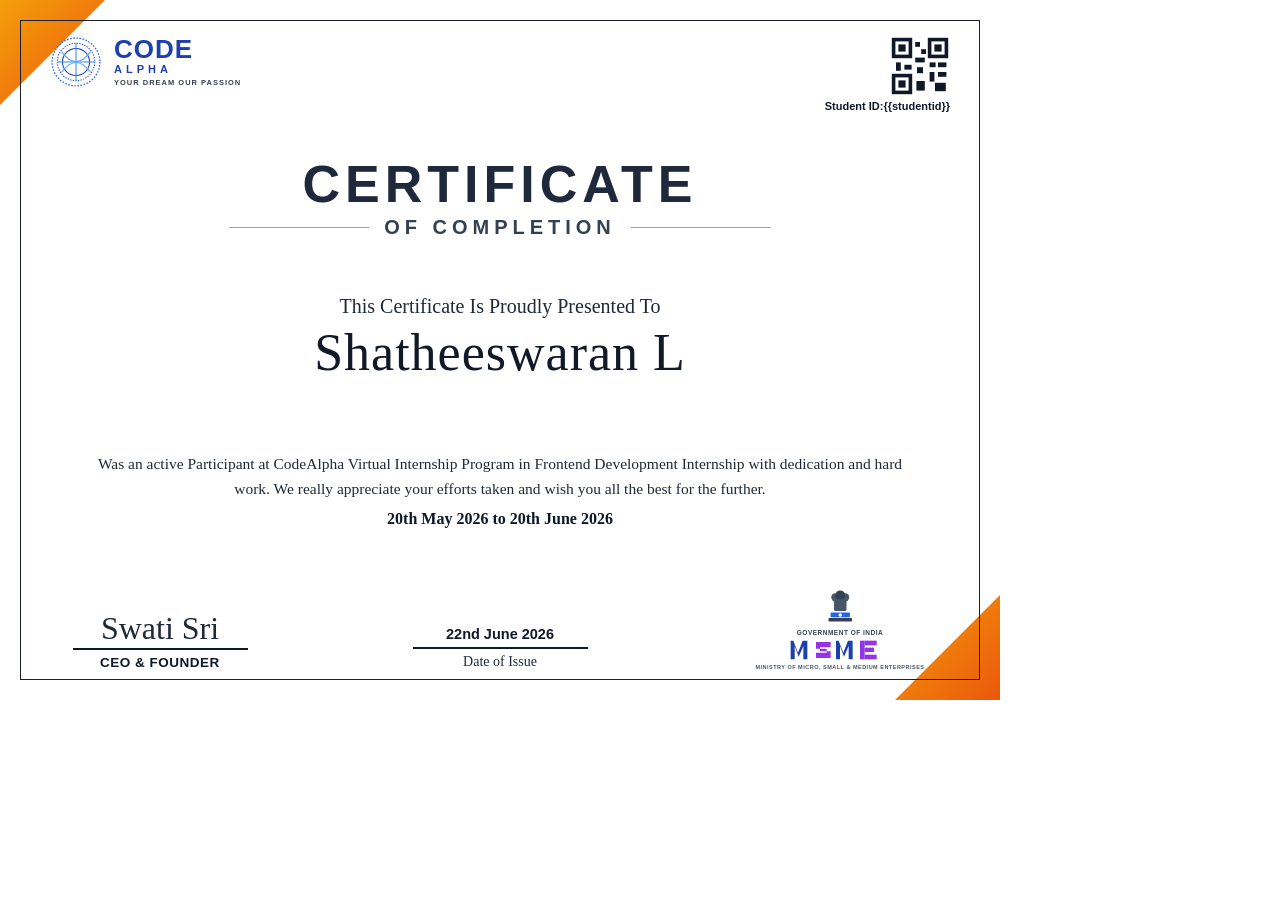
<file: certificate.html>
<!DOCTYPE html>
<html lang="en">
<head>
<meta charset="UTF-8">
<title>CodeAlpha Certificate of Completion - Shatheeswaran L</title>
<style>
  @page {
    size: 1000px 700px;
    margin: 0;
  }
  * {
    margin: 0;
    padding: 0;
    box-sizing: border-box;
  }
  body {
    background: #ffffff;
    width: 1000px;
    height: 700px;
    overflow: hidden;
    font-family: 'Georgia', serif;
    position: relative;
  }
  .cert-container {
    width: 1000px;
    height: 700px;
    background: #ffffff;
    position: relative;
    padding: 36px 50px 30px 50px;
    display: flex;
    flex-direction: column;
    justify-content: space-between;
  }
  /* Corner Orange Accents */
  .corner-tl {
    position: absolute;
    top: 0;
    left: 0;
    width: 105px;
    height: 105px;
    background: linear-gradient(135deg, #f59e0b 0%, #ea580c 100%);
    clip-path: polygon(0 0, 100% 0, 0 100%);
    z-index: 1;
  }
  .corner-br {
    position: absolute;
    bottom: 0;
    right: 0;
    width: 105px;
    height: 105px;
    background: linear-gradient(135deg, #f59e0b 0%, #ea580c 100%);
    clip-path: polygon(100% 0, 100% 100%, 0 100%);
    z-index: 1;
  }
  /* Inset Border Line */
  .cert-frame-line {
    position: absolute;
    top: 20px;
    left: 20px;
    right: 20px;
    bottom: 20px;
    border: 1.5px solid #1a202c;
    pointer-events: none;
    z-index: 5;
  }

  /* Header Row */
  .cert-header {
    display: flex;
    justify-content: space-between;
    align-items: flex-start;
    position: relative;
    z-index: 10;
  }
  .logo-group {
    display: flex;
    align-items: center;
    gap: 12px;
  }
  .logo-icon {
    width: 52px;
    height: 52px;
  }
  .brand-text {
    display: flex;
    flex-direction: column;
  }
  .brand-code {
    font-family: Arial, Helvetica, sans-serif;
    font-size: 26px;
    font-weight: 900;
    color: #1e40af;
    line-height: 0.95;
    letter-spacing: 1px;
  }
  .brand-alpha {
    font-family: Arial, Helvetica, sans-serif;
    font-size: 11px;
    font-weight: 800;
    color: #1e40af;
    letter-spacing: 4px;
    margin-top: 2px;
  }
  .brand-motto {
    font-family: Arial, Helvetica, sans-serif;
    font-size: 7.5px;
    font-weight: 700;
    color: #374151;
    letter-spacing: 1px;
    margin-top: 3px;
    text-transform: uppercase;
  }
  .student-block {
    text-align: right;
    display: flex;
    flex-direction: column;
    align-items: flex-end;
  }
  .qr-code {
    width: 60px;
    height: 60px;
  }
  .student-id {
    font-family: Arial, Helvetica, sans-serif;
    font-size: 11px;
    font-weight: 700;
    color: #111827;
    margin-top: 4px;
  }

  /* Main Title */
  .title-section {
    text-align: center;
    position: relative;
    z-index: 10;
    margin-top: -5px;
  }
  .cert-heading {
    font-family: Arial, Helvetica, sans-serif;
    font-size: 52px;
    font-weight: 900;
    letter-spacing: 5px;
    color: #1e293b;
    text-transform: uppercase;
    line-height: 1;
  }
  .of-completion-row {
    display: flex;
    align-items: center;
    justify-content: center;
    gap: 15px;
    margin-top: 6px;
  }
  .completion-line {
    height: 1.5px;
    width: 140px;
    background: #94a3b8;
  }
  .completion-text {
    font-family: Arial, Helvetica, sans-serif;
    font-size: 20px;
    font-weight: 700;
    letter-spacing: 5px;
    color: #334155;
    text-transform: uppercase;
  }

  /* Recipient */
  .recipient-section {
    text-align: center;
    position: relative;
    z-index: 10;
    margin: 5px 0;
  }
  .presented-to {
    font-size: 20px;
    color: #1f2937;
    margin-bottom: 2px;
  }
  .recipient-name {
    font-family: 'Brush Script MT', 'Lucida Calligraphy', 'Segoe Script', cursive;
    font-size: 52px;
    font-weight: normal;
    color: #111827;
    letter-spacing: 1px;
    margin: 4px 0 10px 0;
    line-height: 1.2;
  }

  /* Body Content */
  .body-section {
    text-align: center;
    max-width: 820px;
    margin: 0 auto;
    position: relative;
    z-index: 10;
  }
  .body-text {
    font-size: 15.5px;
    color: #1f2937;
    line-height: 1.65;
  }
  .date-range {
    font-size: 16px;
    font-weight: 700;
    color: #0f172a;
    margin-top: 8px;
  }

  /* Footer */
  .footer-section {
    display: flex;
    justify-content: space-between;
    align-items: flex-end;
    position: relative;
    z-index: 10;
    padding-top: 10px;
  }
  .sig-col {
    text-align: center;
    width: 220px;
  }
  .signature-text {
    font-family: 'Brush Script MT', 'Lucida Calligraphy', 'Segoe Script', cursive;
    font-size: 32px;
    color: #1f2937;
    line-height: 1;
    margin-bottom: 4px;
    display: block;
  }
  .footer-line {
    width: 175px;
    height: 1.5px;
    background: #111827;
    margin: 0 auto 5px auto;
  }
  .founder-title {
    font-family: Arial, Helvetica, sans-serif;
    font-size: 13.5px;
    font-weight: 800;
    color: #111827;
    letter-spacing: 0.5px;
    text-transform: uppercase;
  }
  .date-col {
    text-align: center;
    width: 200px;
  }
  .date-value {
    font-family: Arial, Helvetica, sans-serif;
    font-size: 14.5px;
    font-weight: 800;
    color: #111827;
    margin-bottom: 5px;
  }
  .date-label {
    font-size: 14px;
    color: #1f2937;
  }
  .msme-col {
    display: flex;
    flex-direction: column;
    align-items: center;
    width: 220px;
  }
  .ashoka-svg {
    height: 38px;
    margin-bottom: 2px;
  }
  .govt-heading {
    font-family: Arial, Helvetica, sans-serif;
    font-size: 6.5px;
    font-weight: 800;
    color: #374151;
    letter-spacing: 0.5px;
    text-transform: uppercase;
    margin-bottom: 2px;
  }
  .msme-svg {
    height: 24px;
    width: 120px;
  }
  .msme-label {
    font-family: Arial, Helvetica, sans-serif;
    font-size: 5.5px;
    font-weight: 700;
    color: #475569;
    letter-spacing: 0.5px;
    text-transform: uppercase;
    margin-top: 2px;
  }
</style>
</head>
<body>

<div class="cert-container">
  <!-- Orange Corners -->
  <div class="corner-tl"></div>
  <div class="corner-br"></div>

  <!-- Inset Border Line -->
  <div class="cert-frame-line"></div>

  <!-- Header -->
  <div class="cert-header">
    <div class="logo-group">
      <!-- Halftone dotted blue circle logo -->
      <svg class="logo-icon" viewBox="0 0 100 100" fill="none" xmlns="http://www.w3.org/2000/svg">
        <circle cx="50" cy="50" r="46" stroke="#2563eb" stroke-width="2.5" stroke-dasharray="3 3"/>
        <circle cx="50" cy="50" r="36" stroke="#1d4ed8" stroke-width="2" stroke-dasharray="2.5 2.5"/>
        <circle cx="50" cy="50" r="26" stroke="#1e40af" stroke-width="2"/>
        <line x1="14" y1="50" x2="86" y2="50" stroke="#3b82f6" stroke-width="2"/>
        <line x1="50" y1="14" x2="50" y2="86" stroke="#3b82f6" stroke-width="2"/>
        <path d="M22 30 Q50 68 78 30" stroke="#60a5fa" stroke-width="2" fill="none"/>
        <path d="M22 70 Q50 32 78 70" stroke="#60a5fa" stroke-width="2" fill="none"/>
      </svg>
      <div class="brand-text">
        <span class="brand-code">CODE</span>
        <span class="brand-alpha">ALPHA</span>
        <span class="brand-motto">Your Dream Our Passion</span>
      </div>
    </div>

    <div class="student-block">
      <!-- High-res QR Code -->
      <svg class="qr-code" viewBox="0 0 100 100" fill="#111827" xmlns="http://www.w3.org/2000/svg">
        <rect x="6" y="6" width="28" height="28" fill="none" stroke="#111827" stroke-width="6"/>
        <rect x="14" y="14" width="12" height="12" fill="#111827"/>
        <rect x="66" y="6" width="28" height="28" fill="none" stroke="#111827" stroke-width="6"/>
        <rect x="74" y="14" width="12" height="12" fill="#111827"/>
        <rect x="6" y="66" width="28" height="28" fill="none" stroke="#111827" stroke-width="6"/>
        <rect x="14" y="74" width="12" height="12" fill="#111827"/>
        <rect x="42" y="10" width="8" height="8"/>
        <rect x="52" y="22" width="8" height="8"/>
        <rect x="42" y="36" width="16" height="8"/>
        <rect x="10" y="44" width="8" height="14"/>
        <rect x="24" y="48" width="12" height="8"/>
        <rect x="45" y="52" width="10" height="10"/>
        <rect x="66" y="44" width="10" height="8"/>
        <rect x="80" y="44" width="14" height="8"/>
        <rect x="66" y="60" width="8" height="16"/>
        <rect x="80" y="60" width="14" height="8"/>
        <rect x="75" y="78" width="18" height="14"/>
        <rect x="44" y="75" width="14" height="16"/>
      </svg>
      <span class="student-id">Student ID:{{studentid}}</span>
    </div>
  </div>

  <!-- Title -->
  <div class="title-section">
    <h1 class="cert-heading">CERTIFICATE</h1>
    <div class="of-completion-row">
      <div class="completion-line"></div>
      <span class="completion-text">OF COMPLETION</span>
      <div class="completion-line"></div>
    </div>
  </div>

  <!-- Recipient -->
  <div class="recipient-section">
    <p class="presented-to">This Certificate Is Proudly Presented To</p>
    <h2 class="recipient-name">Shatheeswaran L</h2>
  </div>

  <!-- Body -->
  <div class="body-section">
    <p class="body-text">
      Was an active Participant at CodeAlpha Virtual Internship Program in Frontend Development Internship with dedication and hard work. We really appreciate your efforts taken and wish you all the best for the further.
    </p>
    <p class="date-range">
      20th May 2026 to 20th June 2026
    </p>
  </div>

  <!-- Footer -->
  <div class="footer-section">
    <!-- Signature Swati Sri -->
    <div class="sig-col">
      <span class="signature-text">Swati Sri</span>
      <div class="footer-line"></div>
      <div class="founder-title">CEO &amp; Founder</div>
    </div>

    <!-- Date of Issue -->
    <div class="date-col">
      <div class="date-value">22nd June 2026</div>
      <div class="footer-line"></div>
      <div class="date-label">Date of Issue</div>
    </div>

    <!-- Govt of India MSME -->
    <div class="msme-col">
      <!-- Ashoka Pillar Lion Capital -->
      <svg class="ashoka-svg" viewBox="0 0 100 110" fill="#1e3a8a" xmlns="http://www.w3.org/2000/svg">
        <circle cx="36" cy="24" r="12" fill="#475569"/>
        <circle cx="64" cy="24" r="12" fill="#475569"/>
        <circle cx="50" cy="18" r="14" fill="#334155"/>
        <rect x="32" y="32" width="36" height="32" rx="4" fill="#475569"/>
        <rect x="22" y="68" width="56" height="14" rx="2" fill="#2563eb"/>
        <circle cx="50" cy="75" r="5" fill="#ffffff"/>
        <rect x="16" y="84" width="68" height="10" rx="2" fill="#334155"/>
      </svg>
      <span class="govt-heading">GOVERNMENT OF INDIA</span>

      <!-- MSME Stylized Logo -->
      <svg class="msme-svg" viewBox="0 0 160 36" fill="none" xmlns="http://www.w3.org/2000/svg">
        <polygon points="10,4 17,22 24,4 31,4 31,32 25,32 25,12 18,28 12,12 12,32 6,32 6,4" fill="#1e40af"/>
        <path d="M44 6 H66 V14 H50 V20 H66 V30 H44 V22 H60 V16 H44 Z" fill="#9333ea"/>
        <polygon points="78,4 85,22 92,4 99,4 99,32 93,32 93,12 86,28 80,12 80,32 74,32 74,4" fill="#1e40af"/>
        <rect x="110" y="4" width="7" height="28" fill="#9333ea"/>
        <rect x="117" y="4" width="18" height="7" fill="#9333ea"/>
        <rect x="117" y="14.5" width="14" height="6.5" fill="#9333ea"/>
        <rect x="117" y="25" width="18" height="7" fill="#9333ea"/>
      </svg>
      <span class="msme-label">MINISTRY OF MICRO, SMALL &amp; MEDIUM ENTERPRISES</span>
    </div>
  </div>

</div>

</body>
</html>
</file>
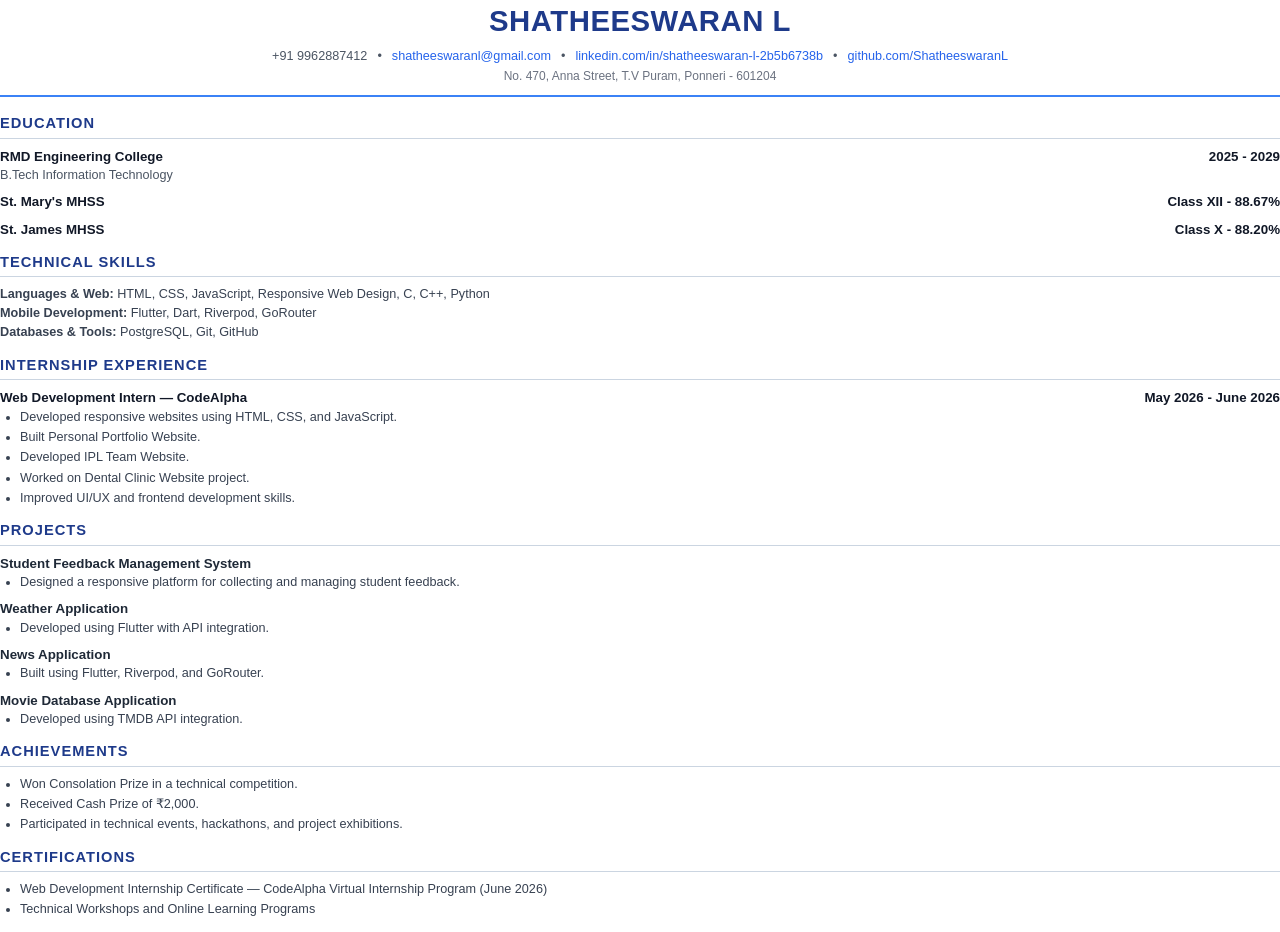
<file: resume.html>
<!DOCTYPE html>
<html lang="en">
<head>
<meta charset="UTF-8">
<title>Shatheeswaran L - Resume</title>
<style>
  @page {
    size: A4;
    margin: 14mm 16mm;
  }
  * {
    margin: 0;
    padding: 0;
    box-sizing: border-box;
    font-family: 'Segoe UI', Tahoma, Geneva, Verdana, sans-serif;
  }
  body {
    color: #1f2937;
    background: #fff;
    line-height: 1.45;
    font-size: 10.5pt;
  }
  .header {
    text-align: center;
    margin-bottom: 16px;
    border-bottom: 2px solid #3b82f6;
    padding-bottom: 10px;
  }
  .name {
    font-size: 22pt;
    font-weight: 800;
    color: #1e3a8a;
    letter-spacing: 0.5px;
    margin-bottom: 4px;
  }
  .contact-info {
    font-size: 9.5pt;
    color: #4b5563;
    display: flex;
    justify-content: center;
    flex-wrap: wrap;
    gap: 10px;
  }
  .contact-info a {
    color: #2563eb;
    text-decoration: none;
  }
  .address {
    font-size: 9pt;
    color: #6b7280;
    margin-top: 3px;
  }
  .section {
    margin-bottom: 13px;
  }
  .section-title {
    font-size: 11pt;
    font-weight: 700;
    color: #1e3a8a;
    text-transform: uppercase;
    letter-spacing: 1px;
    border-bottom: 1px solid #cbd5e1;
    padding-bottom: 3px;
    margin-bottom: 8px;
  }
  .item {
    margin-bottom: 8px;
  }
  .item-header {
    display: flex;
    justify-content: space-between;
    font-weight: 600;
    color: #111827;
    font-size: 10pt;
  }
  .item-sub {
    color: #4b5563;
    font-size: 9.5pt;
    margin-bottom: 3px;
  }
  .skills-list {
    font-size: 9.5pt;
    color: #374151;
    line-height: 1.5;
  }
  ul {
    list-style-type: disc;
    margin-left: 20px;
    font-size: 9.5pt;
    color: #374151;
  }
  li {
    margin-bottom: 2px;
  }
  .project-title {
    font-weight: 600;
    color: #1f2937;
    font-size: 10pt;
  }
</style>
</head>
<body>

  <div class="header">
    <h1 class="name">SHATHEESWARAN L</h1>
    <div class="contact-info">
      <span>+91 9962887412</span>
      <span>•</span>
      <span><a href="mailto:shatheeswaranl@gmail.com">shatheeswaranl@gmail.com</a></span>
      <span>•</span>
      <span><a href="https://linkedin.com/in/shatheeswaran-l-2b5b6738b">linkedin.com/in/shatheeswaran-l-2b5b6738b</a></span>
      <span>•</span>
      <span><a href="https://github.com/ShatheeswaranL">github.com/ShatheeswaranL</a></span>
    </div>
    <div class="address">
      No. 470, Anna Street, T.V Puram, Ponneri - 601204
    </div>
  </div>

  <div class="section">
    <h2 class="section-title">Education</h2>
    <div class="item">
      <div class="item-header">
        <span>RMD Engineering College</span>
        <span>2025 - 2029</span>
      </div>
      <div class="item-sub">B.Tech Information Technology</div>
    </div>
    <div class="item">
      <div class="item-header">
        <span>St. Mary's MHSS</span>
        <span>Class XII - 88.67%</span>
      </div>
    </div>
    <div class="item">
      <div class="item-header">
        <span>St. James MHSS</span>
        <span>Class X - 88.20%</span>
      </div>
    </div>
  </div>

  <div class="section">
    <h2 class="section-title">Technical Skills</h2>
    <p class="skills-list">
      <strong>Languages & Web:</strong> HTML, CSS, JavaScript, Responsive Web Design, C, C++, Python<br>
      <strong>Mobile Development:</strong> Flutter, Dart, Riverpod, GoRouter<br>
      <strong>Databases & Tools:</strong> PostgreSQL, Git, GitHub
    </p>
  </div>

  <div class="section">
    <h2 class="section-title">Internship Experience</h2>
    <div class="item">
      <div class="item-header">
        <span>Web Development Intern — CodeAlpha</span>
        <span>May 2026 - June 2026</span>
      </div>
      <ul>
        <li>Developed responsive websites using HTML, CSS, and JavaScript.</li>
        <li>Built Personal Portfolio Website.</li>
        <li>Developed IPL Team Website.</li>
        <li>Worked on Dental Clinic Website project.</li>
        <li>Improved UI/UX and frontend development skills.</li>
      </ul>
    </div>
  </div>

  <div class="section">
    <h2 class="section-title">Projects</h2>
    <div class="item">
      <div class="project-title">Student Feedback Management System</div>
      <ul>
        <li>Designed a responsive platform for collecting and managing student feedback.</li>
      </ul>
    </div>
    <div class="item">
      <div class="project-title">Weather Application</div>
      <ul>
        <li>Developed using Flutter with API integration.</li>
      </ul>
    </div>
    <div class="item">
      <div class="project-title">News Application</div>
      <ul>
        <li>Built using Flutter, Riverpod, and GoRouter.</li>
      </ul>
    </div>
    <div class="item">
      <div class="project-title">Movie Database Application</div>
      <ul>
        <li>Developed using TMDB API integration.</li>
      </ul>
    </div>
  </div>

  <div class="section">
    <h2 class="section-title">Achievements</h2>
    <ul>
      <li>Won Consolation Prize in a technical competition.</li>
      <li>Received Cash Prize of ₹2,000.</li>
      <li>Participated in technical events, hackathons, and project exhibitions.</li>
    </ul>
  </div>

  <div class="section">
    <h2 class="section-title">Certifications</h2>
    <ul>
      <li>Web Development Internship Certificate — CodeAlpha Virtual Internship Program (June 2026)</li>
      <li>Technical Workshops and Online Learning Programs</li>
    </ul>
  </div>

</body>
</html>
</file>
<file: style.css>
/* ==========================================================================
   Premium Portfolio Stylesheet - Sunandha PP
   ========================================================================== */

/* Design Tokens & Theme Variables */
:root {
    /* Fonts */
    --font-heading: 'Outfit', sans-serif;
    --font-body: 'Inter', sans-serif;

    /* Transitions */
    --transition-fast: 0.2s cubic-bezier(0.4, 0, 0.2, 1);
    --transition-normal: 0.4s cubic-bezier(0.4, 0, 0.2, 1);
    --transition-slow: 0.8s cubic-bezier(0.4, 0, 0.2, 1);

    /* Dynamic Border Radius */
    --radius-sm: 8px;
    --radius-md: 16px;
    --radius-lg: 24px;
    --radius-full: 9999px;
}

/* Dark Theme Variables */
body.dark-theme {
    --bg-color: #0b0f19;
    --text-color: #f3f4f6;
    --text-muted: #9ca3af;
    --primary-color: #6366f1;
    --secondary-color: #06b6d4;
    --accent-color: #a855f7;
    --card-bg: rgba(17, 24, 39, 0.7);
    --card-border: rgba(255, 255, 255, 0.08);
    --navbar-bg: rgba(11, 15, 25, 0.8);
    --shadow-color: rgba(0, 0, 0, 0.4);
    --primary-gradient: linear-gradient(135deg, #6366f1 0%, #a855f7 100%);
    --bg-gradient: radial-gradient(circle at top, #111827 0%, #0b0f19 100%);
    --blob-opacity: 0.15;
    --input-bg: rgba(31, 41, 55, 0.5);
    --timeline-line: rgba(255, 255, 255, 0.1);
}

/* Light Theme Variables */
body.light-theme {
    --bg-color: #f8fafc;
    --text-color: #0f172a;
    --text-muted: #64748b;
    --primary-color: #4f46e5;
    --secondary-color: #0891b2;
    --accent-color: #7c3aed;
    --card-bg: rgba(255, 255, 255, 0.75);
    --card-border: rgba(0, 0, 0, 0.08);
    --navbar-bg: rgba(248, 250, 252, 0.8);
    --shadow-color: rgba(15, 23, 42, 0.08);
    --primary-gradient: linear-gradient(135deg, #4f46e5 0%, #7c3aed 100%);
    --bg-gradient: radial-gradient(circle at top, #f1f5f9 0%, #f8fafc 100%);
    --blob-opacity: 0.08;
    --input-bg: rgba(255, 255, 255, 0.9);
    --timeline-line: rgba(0, 0, 0, 0.1);
}

/* ==========================================================================
   Base & Reset Styles
   ========================================================================== */
* {
    margin: 0;
    padding: 0;
    box-sizing: border-box;
}

html {
    scroll-behavior: smooth;
    font-size: 16px;
}

body {
    font-family: var(--font-body);
    background-color: var(--bg-color);
    background-image: var(--bg-gradient);
    color: var(--text-color);
    overflow-x: hidden;
    line-height: 1.6;
    transition: background-color var(--transition-normal), color var(--transition-normal);
    position: relative;
}

a {
    color: inherit;
    text-decoration: none;
    transition: color var(--transition-fast);
}

button, input, textarea {
    font-family: inherit;
    border: none;
    outline: none;
}

ul {
    list-style: none;
}

img {
    max-width: 100%;
    height: auto;
}

.gradient-text {
    background: var(--primary-gradient);
    -webkit-background-clip: text;
    -webkit-text-fill-color: transparent;
    background-clip: text;
}

.container {
    width: 100%;
    max-width: 1200px;
    margin: 0 auto;
    padding: 0 24px;
}

.section-padding {
    padding: 100px 0;
}

/* Section Header Styles */
.section-title {
    font-family: var(--font-heading);
    font-size: 2.5rem;
    font-weight: 700;
    margin-bottom: 8px;
    position: relative;
    letter-spacing: -0.5px;
}

.section-underline {
    width: 60px;
    height: 4px;
    background: var(--primary-gradient);
    margin: 0 auto 30px auto;
    border-radius: var(--radius-full);
}

.section-description {
    font-size: 1.1rem;
    color: var(--text-muted);
    max-width: 700px;
    margin: 0 auto 60px auto;
    line-height: 1.7;
}

.text-center {
    text-align: center;
}

/* ==========================================================================
   Background Blobs (Neon Aurora)
   ========================================================================== */
.blob {
    position: absolute;
    border-radius: var(--radius-full);
    filter: blur(120px);
    z-index: -1;
    opacity: var(--blob-opacity);
    transition: opacity var(--transition-normal);
    pointer-events: none;
}

.blob-1 {
    top: 10%;
    left: 15%;
    width: 450px;
    height: 450px;
    background: var(--primary-color);
}

.blob-2 {
    top: 40%;
    right: 10%;
    width: 400px;
    height: 400px;
    background: var(--secondary-color);
}

.blob-3 {
    bottom: 15%;
    left: 20%;
    width: 500px;
    height: 500px;
    background: var(--accent-color);
}

/* ==========================================================================
   Button Components
   ========================================================================== */
.btn {
    display: inline-flex;
    align-items: center;
    justify-content: center;
    padding: 12px 28px;
    font-weight: 600;
    border-radius: var(--radius-md);
    cursor: pointer;
    font-size: 1rem;
    transition: transform var(--transition-fast), box-shadow var(--transition-fast), background var(--transition-fast);
    gap: 8px;
}

.btn-primary {
    background: var(--primary-gradient);
    color: #ffffff;
    box-shadow: 0 4px 20px rgba(99, 102, 241, 0.3);
}

.btn-primary:hover {
    transform: translateY(-2px);
    box-shadow: 0 6px 24px rgba(99, 102, 241, 0.45);
}

.btn-secondary {
    background: var(--card-bg);
    color: var(--text-color);
    border: 1px solid var(--card-border);
    backdrop-filter: blur(10px);
    -webkit-backdrop-filter: blur(10px);
}

.btn-secondary:hover {
    transform: translateY(-2px);
    background: rgba(255, 255, 255, 0.05);
    border-color: var(--primary-color);
}

body.light-theme .btn-secondary:hover {
    background: rgba(0, 0, 0, 0.02);
}

.btn-block {
    display: flex;
    width: 100%;
}

/* ==========================================================================
   Glassmorphism Card Utility
   ========================================================================== */
.glass-card {
    background: var(--card-bg);
    border: 1px solid var(--card-border);
    border-radius: var(--radius-md);
    backdrop-filter: blur(16px);
    -webkit-backdrop-filter: blur(16px);
    box-shadow: 0 10px 30px var(--shadow-color);
    transition: transform var(--transition-normal), border-color var(--transition-normal), box-shadow var(--transition-normal);
}

/* ==========================================================================
   Header & Navigation
   ========================================================================== */
.navbar {
    position: fixed;
    top: 0;
    left: 0;
    width: 100%;
    z-index: 1000;
    padding: 20px 0;
    background: transparent;
    transition: padding var(--transition-normal), background-color var(--transition-normal), border-color var(--transition-normal);
    border-bottom: 1px solid transparent;
}

.navbar.sticky {
    padding: 12px 0;
    background: var(--navbar-bg);
    border-color: var(--card-border);
    backdrop-filter: blur(20px);
    -webkit-backdrop-filter: blur(20px);
    box-shadow: 0 4px 20px var(--shadow-color);
}

.nav-container {
    display: flex;
    align-items: center;
    justify-content: space-between;
    max-width: 1200px;
    margin: 0 auto;
    padding: 0 24px;
}

.logo {
    font-family: var(--font-heading);
    font-size: 1.5rem;
    font-weight: 800;
    letter-spacing: -0.5px;
}

.nav-menu {
    display: flex;
    align-items: center;
    gap: 32px;
}

.nav-link {
    font-size: 0.95rem;
    font-weight: 500;
    color: var(--text-muted);
    position: relative;
    padding: 4px 0;
}

.nav-link::after {
    content: '';
    position: absolute;
    bottom: 0;
    left: 0;
    width: 0;
    height: 2px;
    background: var(--primary-gradient);
    transition: width var(--transition-fast);
}

.nav-link:hover,
.nav-link.active {
    color: var(--text-color);
}

.nav-link.active::after,
.nav-link:hover::after {
    width: 100%;
}

.nav-actions {
    display: flex;
    align-items: center;
    gap: 16px;
}

/* Theme Toggle */
.theme-toggle {
    background: var(--card-bg);
    border: 1px solid var(--card-border);
    color: var(--text-color);
    width: 44px;
    height: 44px;
    border-radius: var(--radius-md);
    cursor: pointer;
    display: flex;
    align-items: center;
    justify-content: center;
    font-size: 1.1rem;
    transition: transform var(--transition-fast), border-color var(--transition-fast);
}

.theme-toggle:hover {
    border-color: var(--primary-color);
    transform: scale(1.05);
}

.sun-icon {
    display: none;
}

body.light-theme .moon-icon {
    display: none;
}

body.light-theme .sun-icon {
    display: block;
    color: #f59e0b;
}

/* Mobile Toggle */
.mobile-toggle {
    display: none;
    flex-direction: column;
    justify-content: space-between;
    width: 30px;
    height: 21px;
    background: transparent;
    cursor: pointer;
}

.mobile-toggle .bar {
    width: 100%;
    height: 3px;
    background-color: var(--text-color);
    border-radius: var(--radius-full);
    transition: all var(--transition-fast);
}

/* ==========================================================================
   Hero Section
   ========================================================================== */
.hero-container {
    display: grid;
    grid-template-columns: 1.2fr 0.8fr;
    gap: 40px;
    align-items: center;
    min-height: calc(100vh - 100px);
    padding-top: 80px;
}

.hero-content {
    display: flex;
    flex-direction: column;
    align-items: flex-start;
}

.badge-container {
    margin-bottom: 20px;
}

.hero-badge {
    display: inline-flex;
    align-items: center;
    gap: 8px;
    background: rgba(99, 102, 241, 0.1);
    color: var(--primary-color);
    padding: 6px 16px;
    border-radius: var(--radius-full);
    font-size: 0.85rem;
    font-weight: 600;
    border: 1px solid rgba(99, 102, 241, 0.2);
}

body.light-theme .hero-badge {
    background: rgba(79, 70, 229, 0.08);
}

.hero-title {
    font-family: var(--font-heading);
    font-size: 3.5rem;
    font-weight: 800;
    line-height: 1.15;
    margin-bottom: 12px;
    letter-spacing: -1px;
}

.hero-subtitle {
    font-family: var(--font-heading);
    font-size: 1.8rem;
    font-weight: 600;
    margin-bottom: 24px;
    color: var(--text-color);
    min-height: 40px;
}

.typing-text {
    color: var(--secondary-color);
}

.cursor {
    display: inline-block;
    width: 2px;
    background-color: var(--secondary-color);
    animation: blink 0.75s step-end infinite;
}

.hero-description {
    font-size: 1.15rem;
    color: var(--text-muted);
    margin-bottom: 40px;
    line-height: 1.7;
    max-width: 600px;
}

.hero-ctas {
    display: flex;
    gap: 16px;
    flex-wrap: wrap;
}

/* Hero Section Interactive Mockup */
.hero-image-wrapper {
    position: relative;
    display: flex;
    justify-content: center;
    align-items: center;
}

.hero-card-glowing {
    position: relative;
    border-radius: var(--radius-lg);
    background: var(--card-bg);
    border: 1px solid var(--card-border);
    backdrop-filter: blur(16px);
    -webkit-backdrop-filter: blur(16px);
    padding: 16px;
    box-shadow: 0 20px 40px var(--shadow-color);
    width: 100%;
    max-width: 440px;
    transition: transform var(--transition-normal);
}

.hero-card-glowing::before {
    content: '';
    position: absolute;
    inset: -1px;
    background: linear-gradient(135deg, var(--primary-color), var(--secondary-color));
    z-index: -1;
    border-radius: inherit;
    opacity: 0.3;
    filter: blur(10px);
}

.hero-card-inner {
    position: relative;
    border-radius: var(--radius-md);
    overflow: hidden;
}

.hero-image {
    width: 100%;
    aspect-ratio: 1/1;
    object-fit: cover;
    border-radius: var(--radius-md);
    display: block;
    margin-bottom: 16px;
}

/* Code Terminal Mockup inside Hero */
.terminal-stats {
    background: rgba(15, 23, 42, 0.85);
    border: 1px solid rgba(255, 255, 255, 0.05);
    border-radius: var(--radius-md);
    padding: 16px;
    font-family: monospace;
    font-size: 0.85rem;
    color: #e2e8f0;
    box-shadow: inset 0 2px 4px rgba(0, 0, 0, 0.4);
}

.terminal-header {
    display: flex;
    align-items: center;
    gap: 6px;
    margin-bottom: 12px;
    border-bottom: 1px solid rgba(255, 255, 255, 0.05);
    padding-bottom: 8px;
}

.terminal-header .dot {
    width: 8px;
    height: 8px;
    border-radius: var(--radius-full);
}

.terminal-header .dot.red { background: #ef4444; }
.terminal-header .dot.yellow { background: #f59e0b; }
.terminal-header .dot.green { background: #10b981; }

.terminal-title {
    margin-left: 6px;
    font-size: 0.75rem;
    color: #64748b;
}

.terminal-keyword { color: #f43f5e; }
.terminal-string { color: #10b981; }

/* Scroll Down Mouse */
.scroll-down {
    position: absolute;
    bottom: 30px;
    left: 50%;
    transform: translateX(-50%);
    display: flex;
    flex-direction: column;
    align-items: center;
    color: var(--text-muted);
}

.mouse {
    width: 26px;
    height: 42px;
    border: 2px solid var(--text-muted);
    border-radius: var(--radius-full);
    display: flex;
    justify-content: center;
    padding-top: 6px;
}

.wheel {
    width: 4px;
    height: 8px;
    background-color: var(--text-color);
    border-radius: var(--radius-full);
    animation: scrollWheel 1.6s ease-in-out infinite;
}

/* ==========================================================================
   About Me Section
   ========================================================================== */
.about-grid {
    display: grid;
    grid-template-columns: 1fr 1fr;
    gap: 60px;
    align-items: start;
}

.about-subtitle {
    font-family: var(--font-heading);
    font-size: 1.6rem;
    font-weight: 700;
    margin-bottom: 20px;
    color: var(--primary-color);
}

.about-text {
    font-size: 1.05rem;
    color: var(--text-muted);
    margin-bottom: 20px;
    line-height: 1.8;
}

.about-details-grid {
    display: grid;
    grid-template-columns: 1fr 1fr;
    gap: 20px;
    margin-top: 30px;
}

.detail-item {
    display: flex;
    flex-direction: column;
    gap: 6px;
}

.detail-label {
    font-size: 0.85rem;
    text-transform: uppercase;
    letter-spacing: 1px;
    color: var(--text-muted);
    font-weight: 600;
    display: flex;
    align-items: center;
    gap: 8px;
}

.detail-label i {
    color: var(--secondary-color);
}

.detail-value {
    font-size: 1.05rem;
    font-weight: 600;
    color: var(--text-color);
}

/* Timeline Components */
.timeline {
    position: relative;
    border-left: 2px solid var(--timeline-line);
    padding-left: 32px;
    margin-left: 10px;
}

.timeline-item {
    position: relative;
    margin-bottom: 40px;
}

.timeline-item:last-child {
    margin-bottom: 0;
}

.timeline-dot {
    position: absolute;
    left: -43px;
    top: 5px;
    width: 20px;
    height: 20px;
    border-radius: var(--radius-full);
    background-color: var(--bg-color);
    border: 4px solid var(--primary-color);
    box-shadow: 0 0 10px var(--primary-color);
    z-index: 2;
    transition: background-color var(--transition-fast);
}

.timeline-date {
    display: inline-block;
    padding: 4px 12px;
    background: rgba(99, 102, 241, 0.1);
    color: var(--primary-color);
    border-radius: var(--radius-full);
    font-size: 0.8rem;
    font-weight: 600;
    margin-bottom: 12px;
}

.timeline-title {
    font-family: var(--font-heading);
    font-size: 1.25rem;
    font-weight: 700;
    margin-bottom: 6px;
    color: var(--text-color);
}

.timeline-institution {
    font-size: 0.95rem;
    font-weight: 600;
    color: var(--secondary-color);
    margin-bottom: 10px;
}

.timeline-desc {
    font-size: 0.95rem;
    color: var(--text-muted);
}

/* ==========================================================================
   Skills Section
   ========================================================================== */
.skills-grid {
    display: grid;
    grid-template-columns: repeat(3, 1fr);
    gap: 30px;
    margin-bottom: 50px;
}

.skills-category-card {
    background: var(--card-bg);
    border: 1px solid var(--card-border);
    border-radius: var(--radius-md);
    padding: 30px;
    backdrop-filter: blur(16px);
    -webkit-backdrop-filter: blur(16px);
    box-shadow: 0 10px 30px var(--shadow-color);
    transition: transform var(--transition-normal), border-color var(--transition-normal);
}

.skills-category-card:hover {
    transform: translateY(-5px);
    border-color: var(--primary-color);
}

.category-header {
    display: flex;
    align-items: center;
    gap: 16px;
    margin-bottom: 28px;
    border-bottom: 1px solid var(--card-border);
    padding-bottom: 16px;
}

.category-icon {
    font-size: 1.8rem;
    color: var(--primary-color);
}

.category-header h3 {
    font-family: var(--font-heading);
    font-size: 1.35rem;
    font-weight: 700;
}

.skills-list {
    display: flex;
    flex-direction: column;
    gap: 20px;
}

.skill-item {
    display: flex;
    flex-direction: column;
    gap: 8px;
}

.skill-info {
    display: flex;
    justify-content: space-between;
    font-size: 0.95rem;
    font-weight: 600;
}

.skill-name {
    color: var(--text-color);
}

.skill-percentage {
    color: var(--secondary-color);
}

.skill-bar-wrapper {
    width: 100%;
    height: 8px;
    background: rgba(255, 255, 255, 0.05);
    border-radius: var(--radius-full);
    overflow: hidden;
}

body.light-theme .skill-bar-wrapper {
    background: rgba(0, 0, 0, 0.05);
}

.skill-bar-progress {
    height: 100%;
    width: 0; /* Animated dynamically in JS */
    background: var(--primary-gradient);
    border-radius: var(--radius-full);
    transition: width 1.5s cubic-bezier(0.1, 1, 0.1, 1);
}

/* Skills Badge Bar / Icons Ticker */
.skills-badges-bar {
    display: flex;
    justify-content: center;
    flex-wrap: wrap;
    gap: 24px;
    background: var(--card-bg);
    border: 1px solid var(--card-border);
    border-radius: var(--radius-md);
    padding: 24px;
    backdrop-filter: blur(10px);
    -webkit-backdrop-filter: blur(10px);
    max-width: 900px;
    margin: 0 auto;
}

.badge-icon {
    font-size: 2.2rem;
    color: var(--text-muted);
    width: 60px;
    height: 60px;
    display: flex;
    align-items: center;
    justify-content: center;
    border-radius: var(--radius-sm);
    background: rgba(255, 255, 255, 0.02);
    border: 1px solid rgba(255, 255, 255, 0.03);
    transition: transform var(--transition-fast), color var(--transition-fast), background var(--transition-fast);
}

body.light-theme .badge-icon {
    background: rgba(0, 0, 0, 0.01);
    border-color: rgba(0, 0, 0, 0.02);
}

.badge-icon:hover {
    color: var(--secondary-color);
    background: rgba(99, 102, 241, 0.1);
    transform: scale(1.1);
}

/* ==========================================================================
   Projects Section
   ========================================================================== */
.projects-grid {
    display: grid;
    grid-template-columns: repeat(3, 1fr);
    gap: 30px;
}

.project-card {
    background: var(--card-bg);
    border: 1px solid var(--card-border);
    border-radius: var(--radius-md);
    overflow: hidden;
    backdrop-filter: blur(16px);
    -webkit-backdrop-filter: blur(16px);
    box-shadow: 0 10px 30px var(--shadow-color);
    transition: transform var(--transition-normal), border-color var(--transition-normal);
    display: flex;
    flex-direction: column;
}

.project-card:hover {
    transform: translateY(-8px);
    border-color: var(--secondary-color);
    box-shadow: 0 15px 35px rgba(6, 182, 212, 0.15);
}

.project-img-container {
    height: 180px;
    position: relative;
    background: linear-gradient(135deg, #1e1b4b 0%, #311042 100%);
    display: flex;
    align-items: center;
    justify-content: center;
    overflow: hidden;
}

.project-gradient-overlay {
    position: absolute;
    inset: 0;
    background: radial-gradient(circle, transparent 20%, rgba(11, 15, 25, 0.8) 100%);
    z-index: 1;
}

.project-placeholder-icon {
    font-size: 4rem;
    color: var(--secondary-color);
    opacity: 0.6;
    z-index: 2;
    transition: transform var(--transition-normal);
}

.project-card:hover .project-placeholder-icon {
    transform: scale(1.15) rotate(5deg);
}

.project-tag {
    position: absolute;
    top: 16px;
    left: 16px;
    background: rgba(6, 182, 212, 0.15);
    color: var(--secondary-color);
    padding: 4px 12px;
    border-radius: var(--radius-full);
    font-size: 0.75rem;
    font-weight: 700;
    border: 1px solid rgba(6, 182, 212, 0.25);
    z-index: 3;
}

.project-info {
    padding: 24px;
    display: flex;
    flex-direction: column;
    flex-grow: 1;
}

.project-card-title {
    font-family: var(--font-heading);
    font-size: 1.25rem;
    font-weight: 700;
    margin-bottom: 12px;
}

.project-card-desc {
    font-size: 0.95rem;
    color: var(--text-muted);
    margin-bottom: 20px;
    flex-grow: 1;
    line-height: 1.6;
}

.project-tech-tags {
    display: flex;
    flex-wrap: wrap;
    gap: 8px;
    margin-bottom: 24px;
}

.project-tech-tags span {
    font-size: 0.75rem;
    font-weight: 600;
    background: rgba(255, 255, 255, 0.05);
    border: 1px solid rgba(255, 255, 255, 0.08);
    padding: 3px 10px;
    border-radius: var(--radius-sm);
    color: var(--text-muted);
}

body.light-theme .project-tech-tags span {
    background: rgba(0, 0, 0, 0.03);
    border-color: rgba(0, 0, 0, 0.05);
}

.project-links {
    display: flex;
    gap: 12px;
    border-top: 1px solid var(--card-border);
    padding-top: 16px;
}

.project-link-btn {
    font-size: 0.85rem;
    font-weight: 600;
    display: inline-flex;
    align-items: center;
    gap: 6px;
    color: var(--text-color);
}

.project-link-btn:hover {
    color: var(--secondary-color);
}

.project-link-btn.disabled-link {
    opacity: 0.5;
    pointer-events: none;
    cursor: not-allowed;
}

/* ==========================================================================
   Achievements Section
   ========================================================================== */
.achievements-grid {
    display: grid;
    grid-template-columns: repeat(3, 1fr);
    gap: 30px;
}

.achievement-card {
    background: var(--card-bg);
    border: 1px solid var(--card-border);
    border-radius: var(--radius-md);
    padding: 30px;
    backdrop-filter: blur(16px);
    -webkit-backdrop-filter: blur(16px);
    box-shadow: 0 10px 30px var(--shadow-color);
    transition: transform var(--transition-normal), border-color var(--transition-normal);
    display: flex;
    flex-direction: column;
    align-items: flex-start;
    gap: 20px;
}

.achievement-card:hover {
    transform: translateY(-5px);
    border-color: var(--primary-color);
    box-shadow: 0 15px 35px rgba(99, 102, 241, 0.15);
}

.achievement-icon-box {
    width: 50px;
    height: 50px;
    background: rgba(99, 102, 241, 0.1);
    color: var(--primary-color);
    border-radius: var(--radius-md);
    display: flex;
    align-items: center;
    justify-content: center;
    font-size: 1.5rem;
}

.achievement-text h4 {
    font-family: var(--font-heading);
    font-size: 1.2rem;
    font-weight: 700;
    margin-bottom: 4px;
}

.achievement-sub {
    font-size: 0.85rem;
    font-weight: 600;
    color: var(--secondary-color);
    margin-bottom: 12px;
}

.achievement-detail {
    font-size: 0.95rem;
    color: var(--text-muted);
    line-height: 1.6;
}

/* ==========================================================================
   Certifications Section
   ========================================================================== */
.certifications-grid {
    display: grid;
    grid-template-columns: repeat(3, 1fr);
    gap: 30px;
}

.cert-card {
    background: var(--card-bg);
    border: 1px solid var(--card-border);
    border-radius: var(--radius-md);
    padding: 24px;
    backdrop-filter: blur(16px);
    -webkit-backdrop-filter: blur(16px);
    box-shadow: 0 10px 30px var(--shadow-color);
    transition: transform var(--transition-normal), border-color var(--transition-normal);
    display: flex;
    flex-direction: column;
    justify-content: space-between;
    min-height: 180px;
}

.cert-card:hover {
    transform: translateY(-5px);
    border-color: var(--accent-color);
    box-shadow: 0 15px 35px rgba(168, 85, 247, 0.15);
}

.cert-header {
    display: flex;
    justify-content: space-between;
    align-items: center;
    margin-bottom: 16px;
}

.cert-icon-brand {
    font-size: 1.8rem;
    color: var(--text-muted);
}

.cert-badge {
    font-size: 0.7rem;
    font-weight: 700;
    background: rgba(16, 185, 129, 0.15);
    color: #10b981;
    padding: 3px 8px;
    border-radius: var(--radius-full);
    border: 1px solid rgba(16, 185, 129, 0.2);
}

.cert-name {
    font-family: var(--font-heading);
    font-size: 1.15rem;
    font-weight: 700;
    margin-bottom: 4px;
    line-height: 1.4;
}

.cert-issuer {
    font-size: 0.9rem;
    color: var(--text-muted);
    margin-bottom: 20px;
}

.cert-footer {
    display: flex;
    justify-content: space-between;
    align-items: center;
    border-top: 1px solid var(--card-border);
    padding-top: 14px;
    font-size: 0.8rem;
    gap: 10px;
    flex-wrap: wrap;
}

.cert-date {
    color: var(--text-muted);
    display: flex;
    align-items: center;
    gap: 6px;
    font-size: 0.8rem;
}

.cert-thumbnail-wrapper {
    position: relative;
    border-radius: 8px;
    overflow: hidden;
    margin: 12px 0 16px 0;
    border: 1px solid var(--card-border);
    cursor: pointer;
    background: #0f172a;
    aspect-ratio: 16 / 11;
    display: flex;
    align-items: center;
    justify-content: center;
    box-shadow: 0 4px 15px rgba(0, 0, 0, 0.15);
    transition: transform var(--transition-fast), border-color var(--transition-fast), box-shadow var(--transition-fast);
}

.cert-thumbnail-wrapper:hover {
    transform: translateY(-2px);
    border-color: var(--primary-color);
    box-shadow: 0 10px 25px rgba(99, 102, 241, 0.25);
}

.cert-thumbnail-img {
    width: 100%;
    height: 100%;
    object-fit: cover;
    object-position: center;
    display: block;
    transition: transform var(--transition-normal);
}

.cert-thumbnail-wrapper:hover .cert-thumbnail-img {
    transform: scale(1.03);
}

.cert-thumbnail-overlay {
    position: absolute;
    inset: 0;
    background: rgba(15, 23, 42, 0.6);
    backdrop-filter: blur(2px);
    display: flex;
    align-items: center;
    justify-content: center;
    gap: 8px;
    color: #ffffff;
    font-size: 0.85rem;
    font-weight: 600;
    opacity: 0;
    transition: opacity var(--transition-fast);
}

.cert-thumbnail-wrapper:hover .cert-thumbnail-overlay {
    opacity: 1;
}

.cert-action-btns {
    display: flex;
    align-items: center;
    gap: 8px;
}

.cert-pdf-btn {
    display: inline-flex;
    align-items: center;
    gap: 5px;
    font-size: 0.78rem;
    font-weight: 600;
    padding: 5px 10px;
    border-radius: var(--radius-sm);
    background: rgba(239, 68, 68, 0.12);
    color: #ef4444;
    border: 1px solid rgba(239, 68, 68, 0.25);
    transition: all var(--transition-fast);
    text-decoration: none;
}

.cert-pdf-btn:hover {
    background: #ef4444;
    color: #ffffff;
    border-color: #ef4444;
    transform: translateY(-1px);
    box-shadow: 0 4px 12px rgba(239, 68, 68, 0.3);
}

.cert-verify-btn {
    font-weight: 600;
    color: var(--primary-color);
    display: inline-flex;
    align-items: center;
    gap: 4px;
    background: transparent;
    border: none;
    cursor: pointer;
    font-size: 0.82rem;
    padding: 4px 6px;
    transition: color var(--transition-fast), transform var(--transition-fast);
}

.cert-verify-btn:hover {
    color: var(--secondary-color);
    transform: translateX(2px);
}

/* ==========================================================================
   Contact Section
   ========================================================================== */
.contact-grid {
    display: grid;
    grid-template-columns: 0.8fr 1.2fr;
    gap: 50px;
}

.contact-info-panel {
    display: flex;
    flex-direction: column;
    justify-content: space-between;
}

.contact-subtitle {
    font-family: var(--font-heading);
    font-size: 1.5rem;
    font-weight: 700;
    margin-bottom: 16px;
    color: var(--primary-color);
}

.contact-info-text {
    color: var(--text-muted);
    margin-bottom: 30px;
}

.contact-channels {
    display: flex;
    flex-direction: column;
    gap: 24px;
    margin-bottom: 40px;
}

.channel-item {
    display: flex;
    align-items: center;
    gap: 20px;
}

.channel-icon {
    width: 50px;
    height: 50px;
    background: var(--card-bg);
    border: 1px solid var(--card-border);
    color: var(--secondary-color);
    border-radius: var(--radius-md);
    display: flex;
    align-items: center;
    justify-content: center;
    font-size: 1.3rem;
}

.channel-details {
    display: flex;
    flex-direction: column;
}

.channel-label {
    font-size: 0.8rem;
    color: var(--text-muted);
    text-transform: uppercase;
    font-weight: 600;
    letter-spacing: 0.5px;
}

.channel-value {
    font-size: 1.05rem;
    font-weight: 600;
    color: var(--text-color);
}

.channel-value a:hover {
    color: var(--primary-color);
}

.socials-title {
    font-family: var(--font-heading);
    font-size: 1.2rem;
    font-weight: 700;
    margin-bottom: 16px;
}

.social-links {
    display: flex;
    gap: 12px;
}

.social-btn {
    width: 44px;
    height: 44px;
    border-radius: var(--radius-md);
    background: var(--card-bg);
    border: 1px solid var(--card-border);
    color: var(--text-muted);
    display: flex;
    align-items: center;
    justify-content: center;
    font-size: 1.1rem;
    transition: transform var(--transition-fast), border-color var(--transition-fast), color var(--transition-fast);
}

.social-btn:hover {
    transform: translateY(-2px);
    border-color: var(--primary-color);
    color: var(--primary-color);
}

/* Form Styles */
.contact-form-panel {
    background: var(--card-bg);
    border: 1px solid var(--card-border);
    border-radius: var(--radius-md);
    padding: 40px;
    backdrop-filter: blur(16px);
    -webkit-backdrop-filter: blur(16px);
    box-shadow: 0 10px 30px var(--shadow-color);
}

.form-row {
    display: grid;
    grid-template-columns: 1fr 1fr;
    gap: 20px;
}

.form-group {
    display: flex;
    flex-direction: column;
    gap: 8px;
    margin-bottom: 20px;
    position: relative;
}

.form-group label {
    font-size: 0.85rem;
    font-weight: 600;
    color: var(--text-color);
}

.form-group input,
.form-group textarea {
    background: var(--input-bg);
    border: 1px solid var(--card-border);
    border-radius: var(--radius-sm);
    padding: 12px 16px;
    color: var(--text-color);
    font-size: 0.95rem;
    transition: border-color var(--transition-fast), box-shadow var(--transition-fast);
    width: 100%;
}

.form-group input:focus,
.form-group textarea:focus {
    border-color: var(--primary-color);
    box-shadow: 0 0 0 3px rgba(99, 102, 241, 0.2);
}

/* Form Validation Styling */
.form-group.invalid input,
.form-group.invalid textarea {
    border-color: #ef4444 !important;
    box-shadow: 0 0 0 3px rgba(239, 68, 68, 0.15) !important;
}

.error-msg {
    color: #ef4444;
    font-size: 0.75rem;
    display: none;
    margin-top: 4px;
    font-weight: 500;
}

.form-group.invalid .error-msg {
    display: block;
}

.form-status {
    display: none;
    align-items: center;
    gap: 10px;
    margin-top: 20px;
    background: rgba(16, 185, 129, 0.1);
    border: 1px solid rgba(16, 185, 129, 0.2);
    color: #10b981;
    padding: 12px 20px;
    border-radius: var(--radius-sm);
    font-weight: 600;
    font-size: 0.95rem;
}

.form-status.visible {
    display: flex;
}

/* ==========================================================================
   Footer
   ========================================================================== */
.footer {
    border-top: 1px solid var(--card-border);
    background: var(--navbar-bg);
    padding: 40px 0;
    backdrop-filter: blur(10px);
    -webkit-backdrop-filter: blur(10px);
}

.footer-container {
    display: flex;
    align-items: center;
    justify-content: space-between;
    flex-wrap: wrap;
    gap: 20px;
}

.copyright {
    font-size: 0.9rem;
    color: var(--text-muted);
}

.footer-links {
    display: flex;
    gap: 24px;
    font-size: 0.9rem;
    color: var(--text-muted);
}

.footer-links a:hover {
    color: var(--primary-color);
}

/* ==========================================================================
   Back To Top Floating Button
   ========================================================================== */
.back-to-top {
    position: fixed;
    bottom: 30px;
    right: 30px;
    width: 48px;
    height: 48px;
    border-radius: var(--radius-md);
    background: var(--primary-gradient);
    color: #ffffff;
    display: flex;
    align-items: center;
    justify-content: center;
    font-size: 1.1rem;
    cursor: pointer;
    box-shadow: 0 4px 15px rgba(99, 102, 241, 0.3);
    z-index: 99;
    opacity: 0;
    visibility: hidden;
    transition: transform var(--transition-fast), opacity var(--transition-fast), visibility var(--transition-fast);
}

.back-to-top.visible {
    opacity: 1;
    visibility: visible;
}

.back-to-top:hover {
    transform: translateY(-3px);
    box-shadow: 0 6px 20px rgba(99, 102, 241, 0.45);
}

/* ==========================================================================
   Scroll Reveal Animation Utility Classes
   ========================================================================== */
[data-reveal] {
    opacity: 0;
    transition: opacity var(--transition-slow), transform var(--transition-slow);
}

[data-reveal="fade-up"] {
    transform: translateY(40px);
}

[data-reveal="fade-down"] {
    transform: translateY(-40px);
}

[data-reveal="fade-left"] {
    transform: translateX(40px);
}

[data-reveal="fade-right"] {
    transform: translateX(-40px);
}

[data-reveal].revealed {
    opacity: 1;
    transform: translate(0, 0);
}

/* ==========================================================================
   Animations
   ========================================================================== */
@keyframes blink {
    from, to { background-color: transparent }
    50% { background-color: var(--secondary-color) }
}

@keyframes scrollWheel {
    0% { transform: translateY(0); opacity: 1; }
    50% { transform: translateY(12px); opacity: 0; }
    100% { transform: translateY(0); opacity: 1; }
}

/* ==========================================================================
   Experience Section Styles
   ========================================================================== */
.experience-container {
    max-width: 950px;
    margin: 0 auto;
}

.experience-card {
    background: var(--card-bg);
    border: 1px solid var(--card-border);
    border-radius: var(--radius-md);
    padding: 36px;
    backdrop-filter: blur(16px);
    -webkit-backdrop-filter: blur(16px);
    box-shadow: 0 10px 30px var(--shadow-color);
    position: relative;
    overflow: hidden;
    transition: transform var(--transition-normal), border-color var(--transition-normal), box-shadow var(--transition-normal);
}

.experience-card:hover {
    transform: translateY(-5px);
    border-color: var(--primary-color);
    box-shadow: 0 15px 35px rgba(99, 102, 241, 0.15);
}

.exp-badge-verified {
    display: inline-flex;
    align-items: center;
    gap: 6px;
    background: rgba(16, 185, 129, 0.15);
    color: #10b981;
    padding: 4px 12px;
    border-radius: var(--radius-full);
    font-size: 0.8rem;
    font-weight: 700;
    border: 1px solid rgba(16, 185, 129, 0.25);
    margin-bottom: 16px;
}

.exp-header {
    display: flex;
    justify-content: space-between;
    align-items: flex-start;
    flex-wrap: wrap;
    gap: 16px;
    margin-bottom: 18px;
}

.exp-role-title {
    font-family: var(--font-heading);
    font-size: 1.5rem;
    font-weight: 700;
    color: var(--text-color);
}

.exp-company {
    font-size: 1.1rem;
    font-weight: 600;
    color: var(--secondary-color);
    display: flex;
    align-items: center;
    gap: 8px;
    margin-top: 4px;
}

.exp-period {
    font-size: 0.9rem;
    color: var(--text-muted);
    background: rgba(255, 255, 255, 0.05);
    padding: 6px 14px;
    border-radius: var(--radius-full);
    border: 1px solid var(--card-border);
    font-weight: 500;
}

body.light-theme .exp-period {
    background: rgba(0, 0, 0, 0.04);
}

.exp-description {
    color: var(--text-muted);
    font-size: 1rem;
    line-height: 1.7;
    margin-bottom: 20px;
}

.exp-points-list {
    list-style: none;
    display: flex;
    flex-direction: column;
    gap: 10px;
    margin-bottom: 24px;
}

.exp-points-list li {
    display: flex;
    align-items: flex-start;
    gap: 12px;
    color: var(--text-color);
    font-size: 0.95rem;
}

.exp-points-list li i {
    color: var(--secondary-color);
    margin-top: 4px;
    font-size: 0.9rem;
}

.exp-actions {
    display: flex;
    gap: 14px;
    flex-wrap: wrap;
}

/* ==========================================================================
   Certificate Modal Styles
   ========================================================================== */
.modal-overlay {
    position: fixed;
    top: 0;
    left: 0;
    width: 100%;
    height: 100%;
    background: rgba(0, 0, 0, 0.85);
    backdrop-filter: blur(10px);
    -webkit-backdrop-filter: blur(10px);
    z-index: 2000;
    display: none;
    align-items: center;
    justify-content: center;
    padding: 20px;
    opacity: 0;
    transition: opacity var(--transition-normal);
}

.modal-overlay.active {
    display: flex;
    opacity: 1;
}

.modal-card {
    background: var(--bg-color);
    border: 1px solid var(--card-border);
    border-radius: var(--radius-lg);
    max-width: 850px;
    width: 100%;
    max-height: 90vh;
    overflow-y: auto;
    position: relative;
    box-shadow: 0 25px 50px rgba(0,0,0,0.6);
    padding: 32px;
    animation: modalSlideUp 0.3s cubic-bezier(0.16, 1, 0.3, 1);
}

@keyframes modalSlideUp {
    from { transform: translateY(30px) scale(0.95); opacity: 0; }
    to { transform: translateY(0) scale(1); opacity: 1; }
}

.modal-close-btn {
    position: absolute;
    top: 18px;
    right: 18px;
    width: 38px;
    height: 38px;
    border-radius: 50%;
    background: var(--card-bg);
    border: 1px solid var(--card-border);
    color: var(--text-color);
    font-size: 1.1rem;
    cursor: pointer;
    display: flex;
    align-items: center;
    justify-content: center;
    transition: background var(--transition-fast), transform var(--transition-fast);
    z-index: 10;
}

.modal-close-btn:hover {
    background: #ef4444;
    color: white;
    transform: rotate(90deg);
}

.modal-header-title {
    font-family: var(--font-heading);
    font-size: 1.5rem;
    font-weight: 700;
    margin-bottom: 6px;
    color: var(--text-color);
}

.modal-header-sub {
    font-size: 0.9rem;
    color: var(--text-muted);
    margin-bottom: 20px;
}

.certificate-preview-box {
    background: #ffffff;
    color: #0f172a;
    border: 8px solid #1e3a8a;
    outline: 3px solid #f59e0b;
    border-radius: 8px;
    padding: 32px 40px;
    text-align: center;
    margin: 20px 0;
    font-family: 'Segoe UI', Tahoma, Geneva, Verdana, sans-serif;
    box-shadow: 0 10px 25px rgba(0,0,0,0.15);
}

.cert-preview-top {
    display: flex;
    justify-content: space-between;
    align-items: center;
    border-bottom: 2px solid #e2e8f0;
    padding-bottom: 12px;
    margin-bottom: 18px;
}

.cert-preview-brand {
    font-size: 1.3rem;
    font-weight: 900;
    color: #1e3a8a;
    letter-spacing: 1.5px;
    text-align: left;
}

.cert-preview-tagline {
    font-size: 0.65rem;
    color: #64748b;
    letter-spacing: 1px;
    text-transform: uppercase;
}

.cert-preview-sid {
    font-size: 0.8rem;
    color: #475569;
    font-weight: 600;
}

.cert-preview-headline {
    font-size: 1.8rem;
    font-weight: 900;
    letter-spacing: 2px;
    text-transform: uppercase;
    color: #0f172a;
    margin-bottom: 2px;
}

.cert-preview-subline {
    font-size: 0.9rem;
    letter-spacing: 1.5px;
    text-transform: uppercase;
    color: #64748b;
    margin-bottom: 12px;
}

.cert-preview-present {
    font-size: 0.95rem;
    font-style: italic;
    color: #475569;
}

.cert-preview-name {
    font-family: 'Georgia', serif;
    font-size: 2.2rem;
    font-weight: 700;
    color: #1e3a8a;
    margin: 10px 0;
    border-bottom: 2px solid #cbd5e1;
    display: inline-block;
    padding: 0 30px 4px;
}

.cert-preview-body {
    font-size: 0.95rem;
    color: #334155;
    line-height: 1.6;
    max-width: 620px;
    margin: 0 auto;
}

.cert-preview-dates {
    font-weight: 700;
    color: #0f172a;
    margin-top: 8px;
    font-size: 0.9rem;
}

.cert-preview-footer {
    display: flex;
    justify-content: space-between;
    align-items: flex-end;
    margin-top: 24px;
    padding-top: 14px;
    border-top: 1px solid #e2e8f0;
    font-size: 0.85rem;
    color: #475569;
}

.cert-preview-sig {
    text-align: center;
}

.cert-preview-sig-text {
    font-family: 'Brush Script MT', cursive, serif;
    font-size: 1.4rem;
    color: #1e3a8a;
}

.cert-preview-sig-role {
    font-size: 0.75rem;
    font-weight: 700;
    color: #64748b;
    border-top: 1px solid #cbd5e1;
    padding-top: 2px;
    text-transform: uppercase;
}

.modal-actions {
    display: flex;
    justify-content: flex-end;
    gap: 12px;
    margin-top: 20px;
}

/* ==========================================================================
   Responsive Design Media Queries
   ========================================================================== */

@media (max-width: 1024px) {
    .hero-title {
        font-size: 3rem;
    }
    
    .skills-grid {
        grid-template-columns: repeat(2, 1fr);
    }

    .projects-grid {
        grid-template-columns: repeat(2, 1fr);
    }
    
    .achievements-grid {
        grid-template-columns: repeat(2, 1fr);
    }
    
    .certifications-grid {
        grid-template-columns: repeat(2, 1fr);
    }
}

@media (max-width: 768px) {
    .section-padding {
        padding: 70px 0;
    }

    .section-title {
        font-size: 2.1rem;
    }

    /* Mobile Menu */
    .mobile-toggle {
        display: flex;
    }

    .nav-menu {
        position: fixed;
        top: 0;
        right: -100%;
        width: 80%;
        max-width: 300px;
        height: 100vh;
        background: var(--bg-color);
        border-left: 1px solid var(--card-border);
        box-shadow: -10px 0 30px var(--shadow-color);
        flex-direction: column;
        justify-content: center;
        gap: 36px;
        padding: 40px;
        transition: right var(--transition-normal);
        z-index: 999;
    }

    .nav-menu.open {
        right: 0;
    }

    /* Hamburger Menu Animation */
    .mobile-toggle.open .bar:nth-child(1) {
        transform: translateY(9px) rotate(45deg);
    }

    .mobile-toggle.open .bar:nth-child(2) {
        opacity: 0;
    }

    .mobile-toggle.open .bar:nth-child(3) {
        transform: translateY(-9px) rotate(-45deg);
    }

    /* Hero Responsive */
    .hero-container {
        grid-template-columns: 1fr;
        gap: 50px;
        padding-top: 100px;
        min-height: auto;
    }

    .hero-content {
        align-items: center;
        text-align: center;
    }

    .hero-description {
        margin-left: auto;
        margin-right: auto;
    }

    .hero-ctas {
        justify-content: center;
    }

    .hero-image-wrapper {
        order: -1; /* Place image at the top on small screens */
    }

    /* About Responsive */
    .about-grid {
        grid-template-columns: 1fr;
        gap: 40px;
    }

    /* Contact Responsive */
    .contact-grid {
        grid-template-columns: 1fr;
        gap: 40px;
    }
    
    .form-row {
        grid-template-columns: 1fr;
    }
}

@media (max-width: 576px) {
    .hero-title {
        font-size: 2.3rem;
    }

    .hero-subtitle {
        font-size: 1.4rem;
    }

    .skills-grid {
        grid-template-columns: 1fr;
    }

    .projects-grid {
        grid-template-columns: 1fr;
    }
    
    .achievements-grid {
        grid-template-columns: 1fr;
    }
    
    .certifications-grid {
        grid-template-columns: 1fr;
    }

    .about-details-grid {
        grid-template-columns: 1fr;
    }
    
    .footer-container {
        flex-direction: column;
        text-align: center;
    }
    
    .back-to-top {
        bottom: 20px;
        right: 20px;
    }
}
</file>
